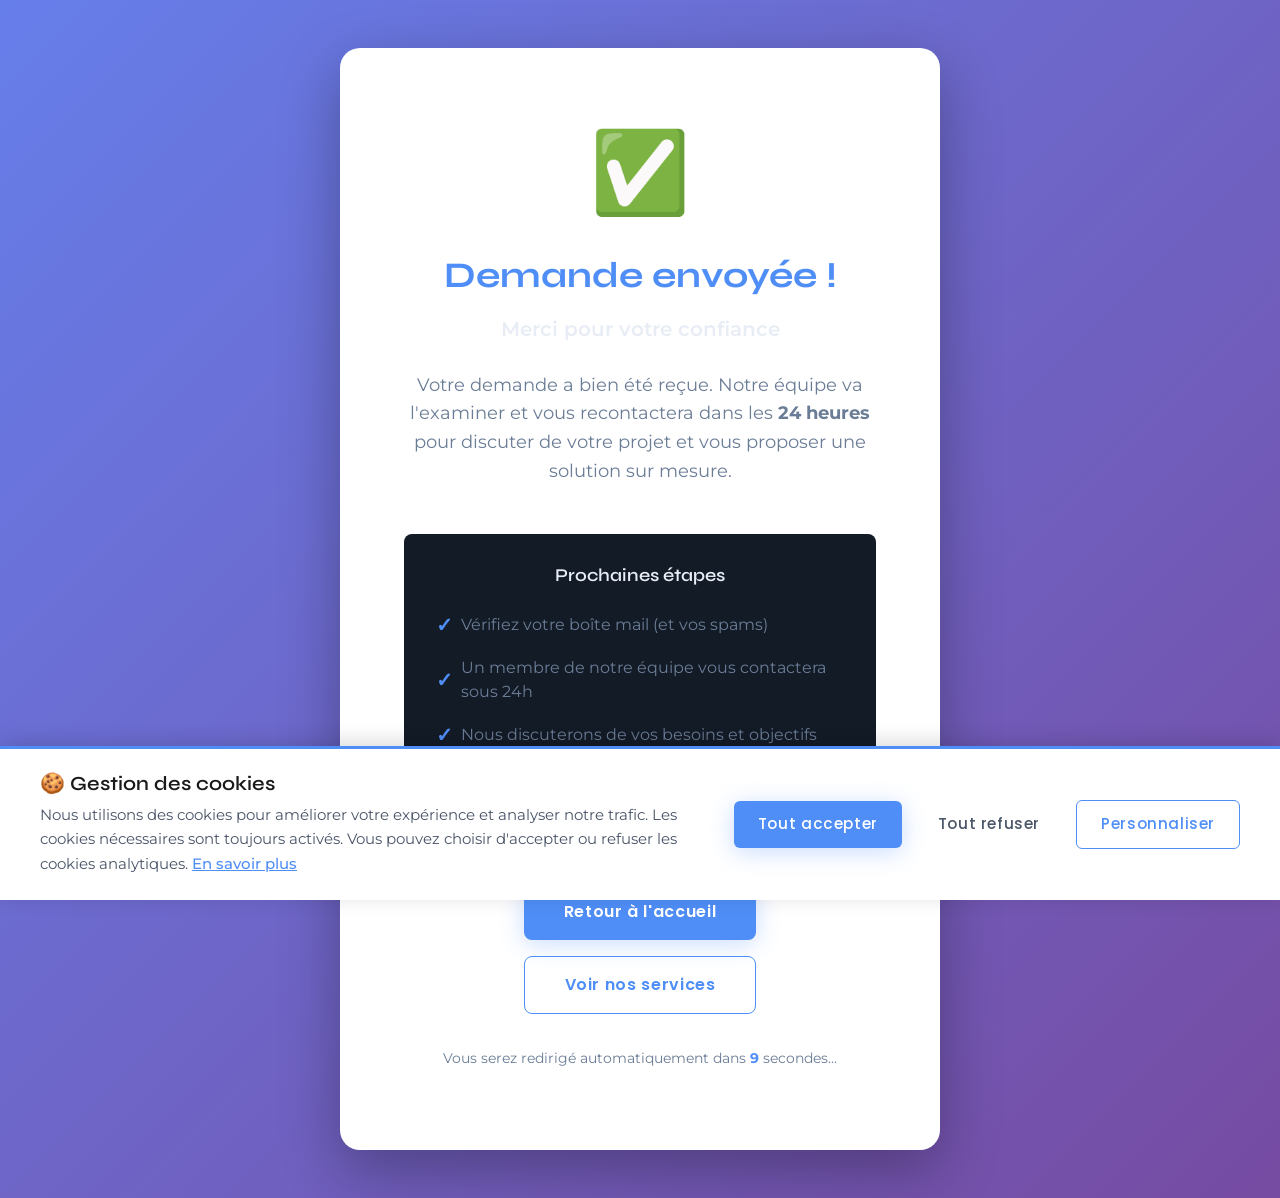
<file: FBRLabs/merci.html>
<!DOCTYPE html>
<html lang="fr">
<head>
  <meta charset="UTF-8">
  <meta name="viewport" content="width=device-width, initial-scale=1.0">
  <meta http-equiv="X-UA-Compatible" content="ie=edge">

  <title>Merci pour votre demande - FBR Labs</title>
  <meta name="description" content="Votre demande de devis a bien été envoyée. Nous vous recontacterons dans les plus brefs délais.">
  <meta name="robots" content="noindex, follow">

  <link rel="icon" type="image/png" sizes="32x32" href="/favicon-32x32.png">
  <link rel="icon" type="image/png" sizes="16x16" href="/favicon-16x16.png">
  <link rel="stylesheet" href="assets/css/main.css">
  <link rel="stylesheet" href="assets/css/cookies.css">
  <link rel="stylesheet" href="assets/css/theme-fbrlabs.css">

  <style>
    .thank-you-section {
      min-height: 100vh;
      display: flex;
      align-items: center;
      justify-content: center;
      padding: var(--spacing-2xl) var(--spacing-lg);
      background: linear-gradient(135deg, #667eea 0%, #764ba2 100%);
    }

    .thank-you-card {
      max-width: 600px;
      width: 100%;
      background: white;
      border-radius: var(--radius-xl);
      padding: var(--spacing-3xl);
      text-align: center;
      box-shadow: 0 20px 60px rgba(0, 0, 0, 0.3);
      animation: slideUp 0.6s ease-out;
    }

    @keyframes slideUp {
      from {
        opacity: 0;
        transform: translateY(30px);
      }
      to {
        opacity: 1;
        transform: translateY(0);
      }
    }

    .thank-you-icon {
      font-size: 80px;
      margin-bottom: var(--spacing-lg);
      animation: bounce 1s ease-in-out;
    }

    @keyframes bounce {
      0%, 20%, 50%, 80%, 100% {
        transform: translateY(0);
      }
      40% {
        transform: translateY(-20px);
      }
      60% {
        transform: translateY(-10px);
      }
    }

    .thank-you-title {
      font-size: var(--font-size-4xl);
      font-weight: var(--font-weight-bold);
      color: var(--color-primary);
      margin-bottom: var(--spacing-md);
    }

    .thank-you-subtitle {
      font-size: var(--font-size-xl);
      color: var(--color-text-primary);
      margin-bottom: var(--spacing-lg);
      font-weight: var(--font-weight-semibold);
    }

    .thank-you-message {
      font-size: var(--font-size-lg);
      color: var(--color-text-secondary);
      line-height: 1.6;
      margin-bottom: var(--spacing-2xl);
    }

    .thank-you-info {
      background: var(--color-gray-100);
      padding: var(--spacing-xl);
      border-radius: var(--radius-md);
      margin-bottom: var(--spacing-2xl);
    }

    .thank-you-info-title {
      font-size: var(--font-size-lg);
      font-weight: var(--font-weight-semibold);
      color: var(--color-text-primary);
      margin-bottom: var(--spacing-md);
    }

    .thank-you-info-list {
      list-style: none;
      padding: 0;
      margin: 0;
      text-align: left;
    }

    .thank-you-info-list li {
      display: flex;
      align-items: center;
      gap: var(--spacing-sm);
      padding: var(--spacing-sm) 0;
      color: var(--color-text-secondary);
      font-size: var(--font-size-base);
    }

    .thank-you-info-list li:before {
      content: '✓';
      color: var(--color-primary);
      font-weight: bold;
      font-size: var(--font-size-xl);
    }

    .thank-you-actions {
      display: flex;
      gap: var(--spacing-md);
      justify-content: center;
      flex-wrap: wrap;
    }

    .redirect-message {
      margin-top: var(--spacing-xl);
      font-size: var(--font-size-sm);
      color: var(--color-text-secondary);
    }

    .countdown {
      font-weight: var(--font-weight-bold);
      color: var(--color-primary);
    }

    @media (max-width: 768px) {
      .thank-you-card {
        padding: var(--spacing-2xl) var(--spacing-lg);
      }

      .thank-you-icon {
        font-size: 60px;
      }

      .thank-you-title {
        font-size: var(--font-size-3xl);
      }

      .thank-you-subtitle {
        font-size: var(--font-size-lg);
      }

      .thank-you-actions {
        flex-direction: column;
      }

      .thank-you-actions .btn {
        width: 100%;
      }
    }
  </style>
</head>
<body>

  <main class="thank-you-section">
    <div class="thank-you-card">
      <div class="thank-you-icon">✅</div>

      <h1 class="thank-you-title">Demande envoyée !</h1>

      <p class="thank-you-subtitle">Merci pour votre confiance</p>

      <p class="thank-you-message">
        Votre demande a bien été reçue. Notre équipe va l'examiner
        et vous recontactera dans les <strong>24 heures</strong> pour discuter
        de votre projet et vous proposer une solution sur mesure.
      </p>

      <div class="thank-you-info">
        <h2 class="thank-you-info-title">Prochaines étapes</h2>
        <ul class="thank-you-info-list">
          <li>Vérifiez votre boîte mail (et vos spams)</li>
          <li>Un membre de notre équipe vous contactera sous 24h</li>
          <li>Nous discuterons de vos besoins et objectifs</li>
          <li>Vous recevrez un devis détaillé personnalisé</li>
        </ul>
      </div>

      <div class="thank-you-actions">
        <a href="index.html" class="btn btn-primary btn-lg">Retour à l'accueil</a>
        <a href="index.html#services" class="btn btn-outline btn-lg">Voir nos services</a>
      </div>

      <p class="redirect-message">
        Vous serez redirigé automatiquement dans <span id="countdown" class="countdown">10</span> secondes...
      </p>
    </div>
  </main>

  <!-- JavaScript -->
  <script src="assets/js/cookies.js" type="module"></script>

  <script>
    // Countdown redirect
    let seconds = 10;
    const countdownElement = document.getElementById('countdown');

    const countdown = setInterval(() => {
      seconds--;
      countdownElement.textContent = seconds;

      if (seconds <= 0) {
        clearInterval(countdown);
        window.location.href = 'index.html';
      }
    }, 1000);

    // Track conversion in Google Analytics if configured
    if (window.gtag) {
      gtag('event', 'conversion', {
        'event_category': 'form',
        'event_label': 'Contact Form Submission',
        'value': 1
      });
    }

    // Track conversion event for analytics
    if (window.dataLayer) {
      window.dataLayer.push({
        'event': 'form_submission',
        'form_type': 'contact',
        'form_name': 'Demande de devis'
      });
    }
  </script>
</body>
</html>
</file>
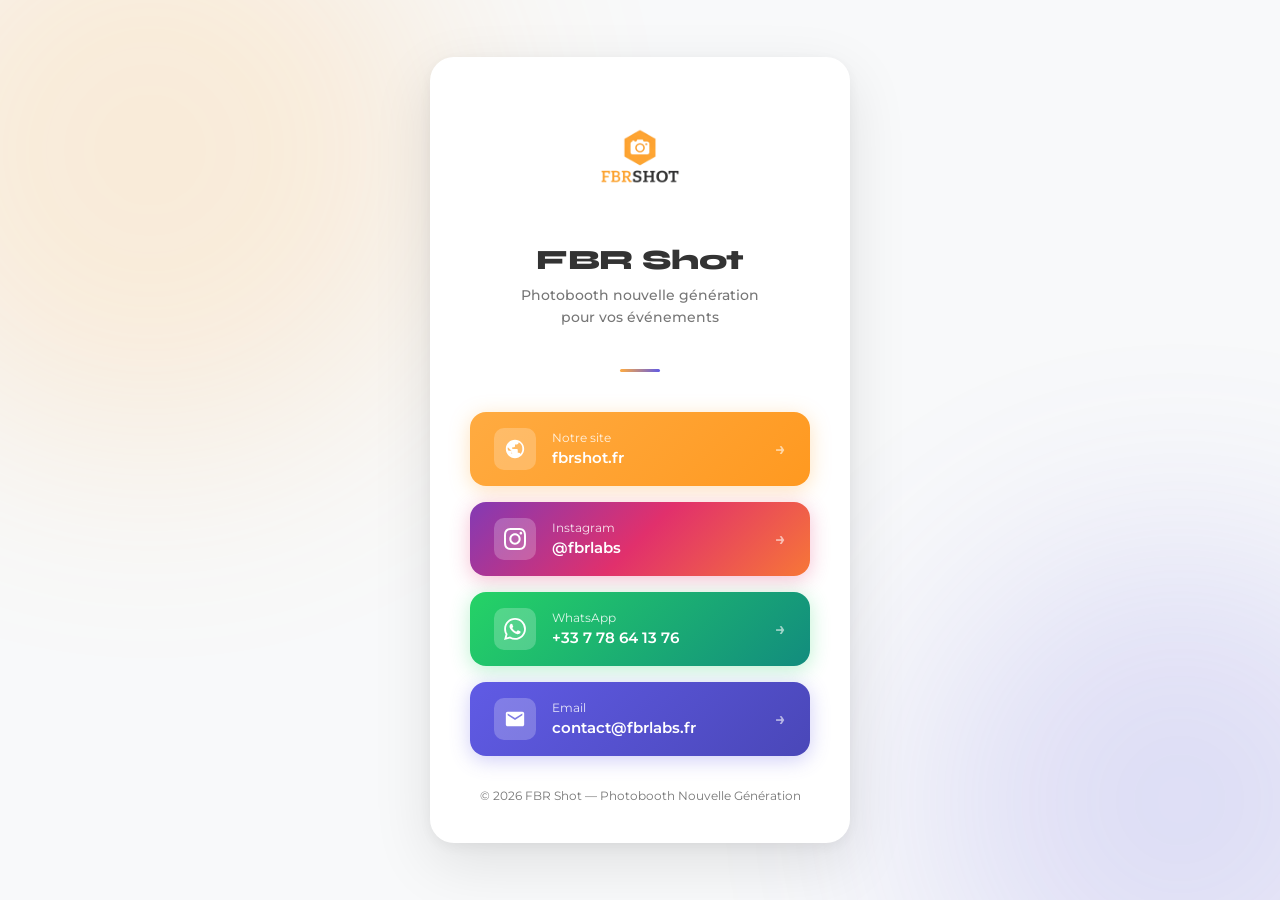
<file: FBRShot/links.html>
<!DOCTYPE html>
<html lang="fr">
<head>
  <meta charset="UTF-8">
  <meta name="viewport" content="width=device-width, initial-scale=1.0">
  <title>FBR Shot — Nous contacter</title>
  <meta name="description" content="Retrouvez FBR Shot sur tous nos canaux : site web, Instagram, WhatsApp et email.">
  <link rel="canonical" href="https://www.fbrshot.fr/links.html">
  <link rel="icon" type="image/png" sizes="32x32" href="/favicon-32x32.png">
  <link rel="preconnect" href="https://fonts.googleapis.com">
  <link rel="preconnect" href="https://fonts.gstatic.com" crossorigin>
  <link href="https://fonts.googleapis.com/css2?family=Syne:wght@700;800&family=Montserrat:wght@400;500;600&display=swap" rel="stylesheet">

  <style>
    *, *::before, *::after { box-sizing: border-box; margin: 0; padding: 0; }

    :root {
      --primary:   #FFAB41;
      --primary-d: #FF9920;
      --secondary: #605BE5;
      --sec-d:     #4A47B8;
      --white:     #FFFFFF;
      --gray-100:  #F8F9FA;
      --gray-200:  #E9ECEF;
      --text:      #333333;
      --text-muted:#777777;
      --radius:    1rem;
      --transition:300ms ease;
    }

    body {
      min-height: 100dvh;
      display: flex;
      align-items: center;
      justify-content: center;
      font-family: 'Montserrat', sans-serif;
      background: var(--gray-100);
      padding: 2rem 1.25rem;
      position: relative;
      overflow-x: hidden;
    }

    /* Subtle ambient blobs */
    body::before,
    body::after {
      content: '';
      position: fixed;
      border-radius: 50%;
      filter: blur(120px);
      opacity: 0.18;
      pointer-events: none;
      z-index: 0;
    }
    body::before {
      width: 600px; height: 600px;
      top: -150px; left: -150px;
      background: var(--primary);
    }
    body::after {
      width: 500px; height: 500px;
      bottom: -150px; right: -150px;
      background: var(--secondary);
    }

    .card {
      position: relative;
      z-index: 1;
      background: var(--white);
      border-radius: 1.5rem;
      box-shadow: 0 20px 60px rgba(0,0,0,0.10), 0 4px 16px rgba(0,0,0,0.06);
      padding: 3rem 2.5rem 2.5rem;
      width: 100%;
      max-width: 420px;
      text-align: center;
    }

    /* Logo */
    .logo {
      width: 110px;
      height: auto;
      margin-bottom: 1.5rem;
    }

    /* Heading */
    .brand-name {
      font-family: 'Syne', sans-serif;
      font-weight: 800;
      font-size: 1.75rem;
      color: var(--text);
      letter-spacing: -0.02em;
      margin-bottom: 0.5rem;
    }

    .brand-tagline {
      font-size: 0.9rem;
      color: var(--text-muted);
      font-weight: 500;
      margin-bottom: 2.5rem;
      line-height: 1.5;
    }

    /* Divider */
    .divider {
      width: 40px;
      height: 3px;
      border-radius: 99px;
      background: linear-gradient(90deg, var(--primary), var(--secondary));
      margin: 0 auto 2.5rem;
    }

    /* Buttons list */
    .links {
      display: flex;
      flex-direction: column;
      gap: 1rem;
    }

    .link-btn {
      display: flex;
      align-items: center;
      gap: 1rem;
      padding: 1rem 1.5rem;
      border-radius: var(--radius);
      text-decoration: none;
      font-family: 'Montserrat', sans-serif;
      font-weight: 600;
      font-size: 0.95rem;
      transition: transform var(--transition), box-shadow var(--transition), filter var(--transition);
      position: relative;
      overflow: hidden;
    }

    .link-btn::after {
      content: '';
      position: absolute;
      inset: 0;
      background: rgba(255,255,255,0.12);
      opacity: 0;
      transition: opacity var(--transition);
    }

    .link-btn:hover {
      transform: translateY(-3px);
      box-shadow: 0 12px 32px rgba(0,0,0,0.18);
    }
    .link-btn:hover::after { opacity: 1; }
    .link-btn:active { transform: translateY(0); }

    .link-icon {
      width: 42px;
      height: 42px;
      border-radius: 0.625rem;
      background: rgba(255,255,255,0.22);
      display: flex;
      align-items: center;
      justify-content: center;
      flex-shrink: 0;
      font-size: 1.25rem;
      line-height: 1;
    }

    .link-label {
      flex: 1;
      text-align: left;
    }
    .link-label span {
      display: block;
      font-size: 0.75rem;
      font-weight: 400;
      opacity: 0.85;
      margin-bottom: 0.15rem;
    }

    .link-arrow {
      opacity: 0.6;
      font-size: 1.1rem;
      margin-left: auto;
    }

    /* --- Button themes --- */
    .btn-website {
      background: linear-gradient(135deg, var(--primary) 0%, var(--primary-d) 100%);
      color: #fff;
      box-shadow: 0 4px 20px rgba(255,171,65,0.35);
    }

    .btn-instagram {
      background: linear-gradient(135deg, #833AB4 0%, #E1306C 50%, #F77737 100%);
      color: #fff;
      box-shadow: 0 4px 20px rgba(225,48,108,0.30);
    }

    .btn-whatsapp {
      background: linear-gradient(135deg, #25D366 0%, #128C7E 100%);
      color: #fff;
      box-shadow: 0 4px 20px rgba(37,211,102,0.30);
    }

    .btn-email {
      background: linear-gradient(135deg, var(--secondary) 0%, var(--sec-d) 100%);
      color: #fff;
      box-shadow: 0 4px 20px rgba(96,91,229,0.30);
    }

    /* Footer mention */
    .card-footer {
      margin-top: 2rem;
      font-size: 0.75rem;
      color: var(--text-muted);
    }

    /* SVG icons inline */
    .icon-svg {
      width: 22px;
      height: 22px;
      fill: currentColor;
    }

    @media (max-width: 480px) {
      .card { padding: 2.5rem 1.5rem 2rem; }
    }
  </style>
</head>
<body>

  <div class="card">
    <img src="assets/images/gallery/logofbr.png" alt="FBR Shot" class="logo" onerror="this.style.display='none'">

    <h1 class="brand-name">FBR Shot</h1>
    <p class="brand-tagline">Photobooth nouvelle génération<br>pour vos événements</p>
    <div class="divider"></div>

    <nav class="links" aria-label="Liens FBR Shot">

      <!-- Site web -->
      <a href="https://fbrshot.fr" target="_blank" rel="noopener noreferrer" class="link-btn btn-website" aria-label="Visiter fbrshot.fr">
        <span class="link-icon">
          <svg class="icon-svg" viewBox="0 0 24 24" xmlns="http://www.w3.org/2000/svg">
            <path d="M12 2C6.477 2 2 6.477 2 12s4.477 10 10 10 10-4.477 10-10S17.523 2 12 2zm-1 17.93V18c0-.55-.45-1-1-1H8v-2c0-.55-.45-1-1-1H5.07A8.02 8.02 0 014 12c0-.68.09-1.34.24-1.98L8 14v1c0 1.1.9 2 2 2v1.93zM17.9 17.4A1.99 1.99 0 0016 16h-1v-3c0-.55-.45-1-1-1H9v-2h2c.55 0 1-.45 1-1V7h2c1.1 0 2-.9 2-2v-.41A7.98 7.98 0 0120 12c0 2.08-.8 3.97-2.1 5.4z"/>
          </svg>
        </span>
        <span class="link-label">
          <span>Notre site</span>
          fbrshot.fr
        </span>
        <span class="link-arrow">→</span>
      </a>

      <!-- Instagram -->
      <a href="https://www.instagram.com/fbrlabs/" target="_blank" rel="noopener noreferrer" class="link-btn btn-instagram" aria-label="Instagram FBR Labs">
        <span class="link-icon">
          <svg class="icon-svg" viewBox="0 0 24 24" xmlns="http://www.w3.org/2000/svg">
            <path d="M12 2.163c3.204 0 3.584.012 4.85.07 3.252.148 4.771 1.691 4.919 4.919.058 1.265.069 1.645.069 4.849 0 3.205-.012 3.584-.069 4.849-.149 3.225-1.664 4.771-4.919 4.919-1.266.058-1.644.07-4.85.07-3.204 0-3.584-.012-4.849-.07-3.26-.149-4.771-1.699-4.919-4.92-.058-1.265-.07-1.644-.07-4.849 0-3.204.013-3.583.07-4.849.149-3.227 1.664-4.771 4.919-4.919 1.266-.057 1.645-.069 4.849-.069zm0-2.163c-3.259 0-3.667.014-4.947.072-4.358.2-6.78 2.618-6.98 6.98-.059 1.281-.073 1.689-.073 4.948 0 3.259.014 3.668.072 4.948.2 4.358 2.618 6.78 6.98 6.98 1.281.058 1.689.072 4.948.072 3.259 0 3.668-.014 4.948-.072 4.354-.2 6.782-2.618 6.979-6.98.059-1.28.073-1.689.073-4.948 0-3.259-.014-3.667-.072-4.947-.196-4.354-2.617-6.78-6.979-6.98-1.281-.059-1.69-.073-4.949-.073zm0 5.838c-3.403 0-6.162 2.759-6.162 6.162S8.597 18.163 12 18.163s6.162-2.759 6.162-6.162S15.403 5.838 12 5.838zm0 10.162c-2.209 0-4-1.79-4-4 0-2.209 1.791-4 4-4s4 1.791 4 4c0 2.21-1.791 4-4 4zm6.406-11.845c-.796 0-1.441.645-1.441 1.44s.645 1.44 1.441 1.44c.795 0 1.439-.645 1.439-1.44s-.644-1.44-1.439-1.44z"/>
          </svg>
        </span>
        <span class="link-label">
          <span>Instagram</span>
          @fbrlabs
        </span>
        <span class="link-arrow">→</span>
      </a>

      <!-- WhatsApp -->
      <a href="https://wa.me/33778641376" target="_blank" rel="noopener noreferrer" class="link-btn btn-whatsapp" aria-label="Nous écrire sur WhatsApp">
        <span class="link-icon">
          <svg class="icon-svg" viewBox="0 0 24 24" xmlns="http://www.w3.org/2000/svg">
            <path d="M17.472 14.382c-.297-.149-1.758-.867-2.03-.967-.273-.099-.471-.148-.67.15-.197.297-.767.966-.94 1.164-.173.199-.347.223-.644.075-.297-.15-1.255-.463-2.39-1.475-.883-.788-1.48-1.761-1.653-2.059-.173-.297-.018-.458.13-.606.134-.133.298-.347.446-.52.149-.174.198-.298.298-.497.099-.198.05-.371-.025-.52-.075-.149-.669-1.612-.916-2.207-.242-.579-.487-.5-.669-.51-.173-.008-.371-.01-.57-.01-.198 0-.52.074-.792.372-.272.297-1.04 1.016-1.04 2.479 0 1.462 1.065 2.875 1.213 3.074.149.198 2.096 3.2 5.077 4.487.709.306 1.262.489 1.694.625.712.227 1.36.195 1.871.118.571-.085 1.758-.719 2.006-1.413.248-.694.248-1.289.173-1.413-.074-.124-.272-.198-.57-.347m-5.421 7.403h-.004a9.87 9.87 0 01-5.031-1.378l-.361-.214-3.741.982.998-3.648-.235-.374a9.86 9.86 0 01-1.51-5.26c.001-5.45 4.436-9.884 9.888-9.884 2.64 0 5.122 1.03 6.988 2.898a9.825 9.825 0 012.893 6.994c-.003 5.45-4.437 9.884-9.885 9.884m8.413-18.297A11.815 11.815 0 0012.05 0C5.495 0 .16 5.335.157 11.892c0 2.096.547 4.142 1.588 5.945L.057 24l6.305-1.654a11.882 11.882 0 005.683 1.448h.005c6.554 0 11.89-5.335 11.893-11.893a11.821 11.821 0 00-3.48-8.413z"/>
          </svg>
        </span>
        <span class="link-label">
          <span>WhatsApp</span>
          +33 7 78 64 13 76
        </span>
        <span class="link-arrow">→</span>
      </a>

      <!-- Email -->
      <a href="mailto:contact@fbrlabs.fr" class="link-btn btn-email" aria-label="Envoyer un email">
        <span class="link-icon">
          <svg class="icon-svg" viewBox="0 0 24 24" xmlns="http://www.w3.org/2000/svg">
            <path d="M20 4H4c-1.1 0-2 .9-2 2v12c0 1.1.9 2 2 2h16c1.1 0 2-.9 2-2V6c0-1.1-.9-2-2-2zm0 4l-8 5-8-5V6l8 5 8-5v2z"/>
          </svg>
        </span>
        <span class="link-label">
          <span>Email</span>
          contact@fbrlabs.fr
        </span>
        <span class="link-arrow">→</span>
      </a>

    </nav>

    <p class="card-footer">© 2026 FBR Shot — Photobooth Nouvelle Génération</p>
  </div>

</body>
</html>
</file>
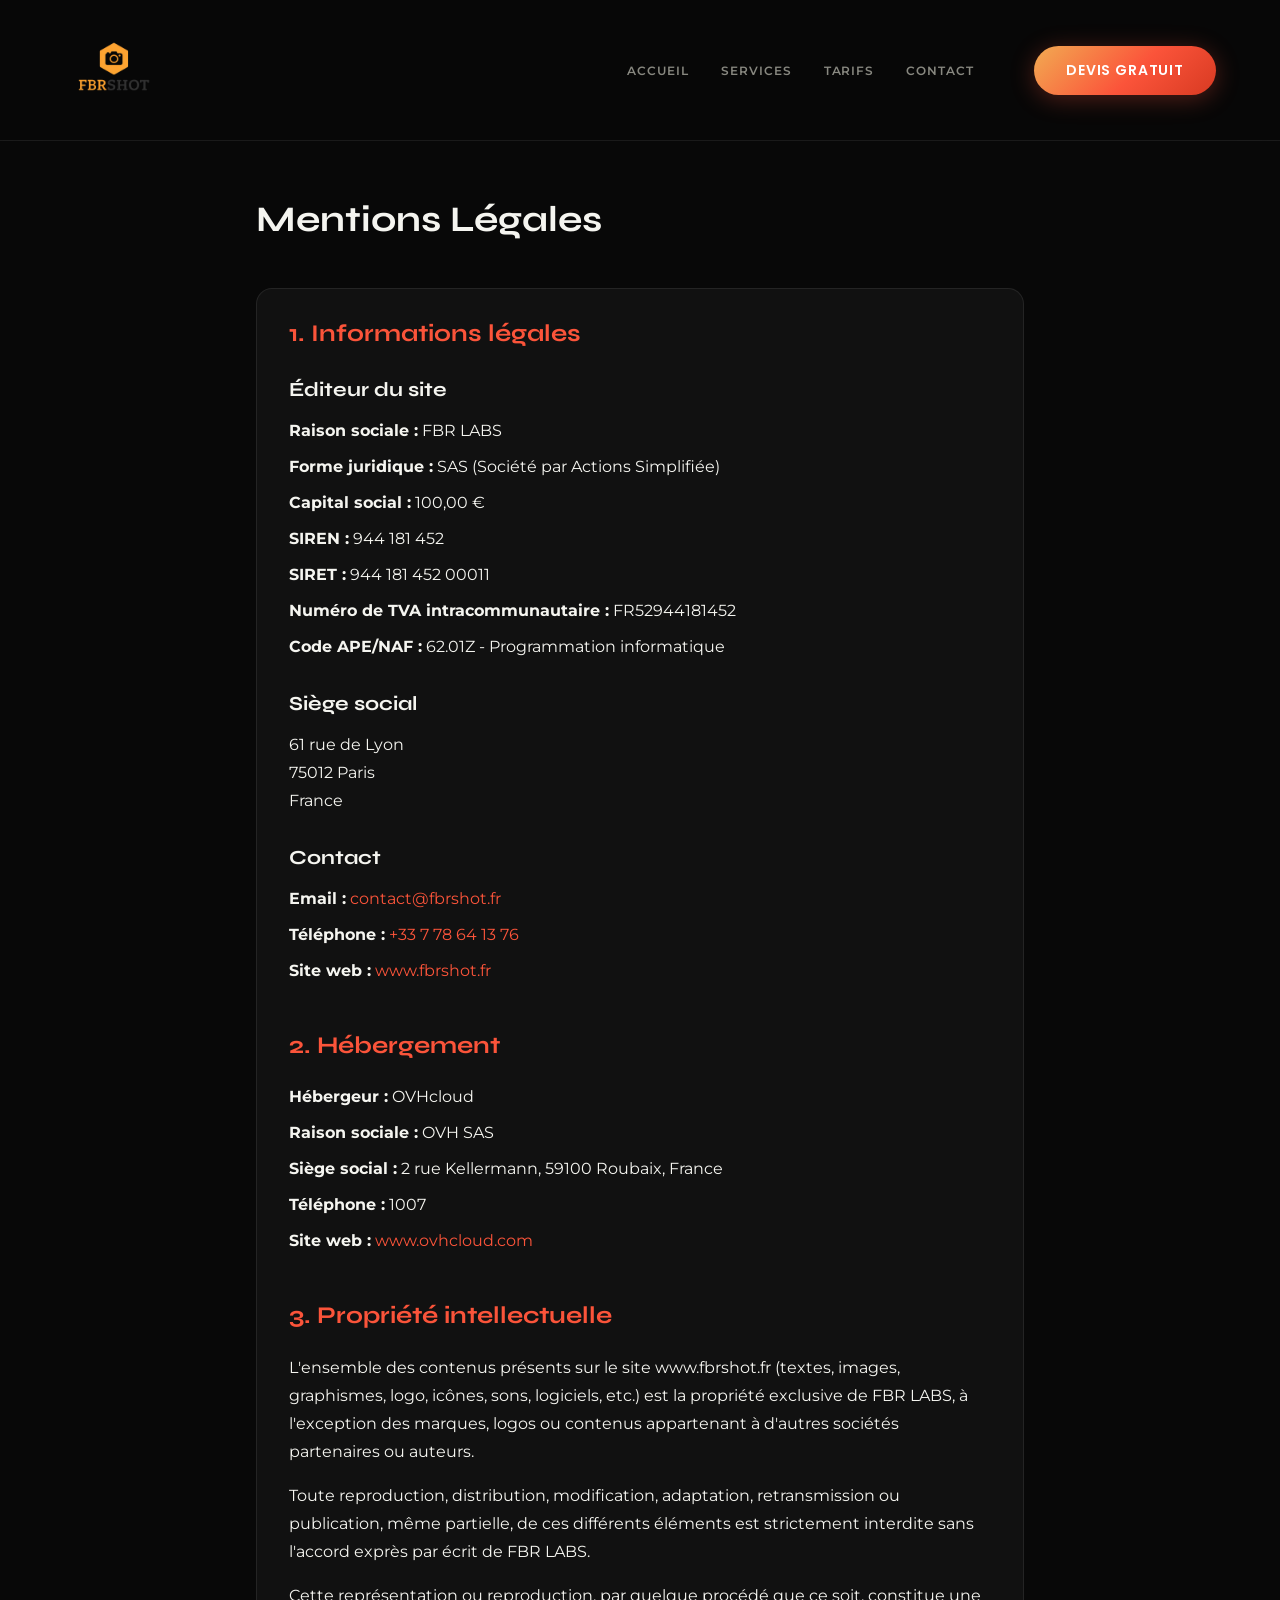
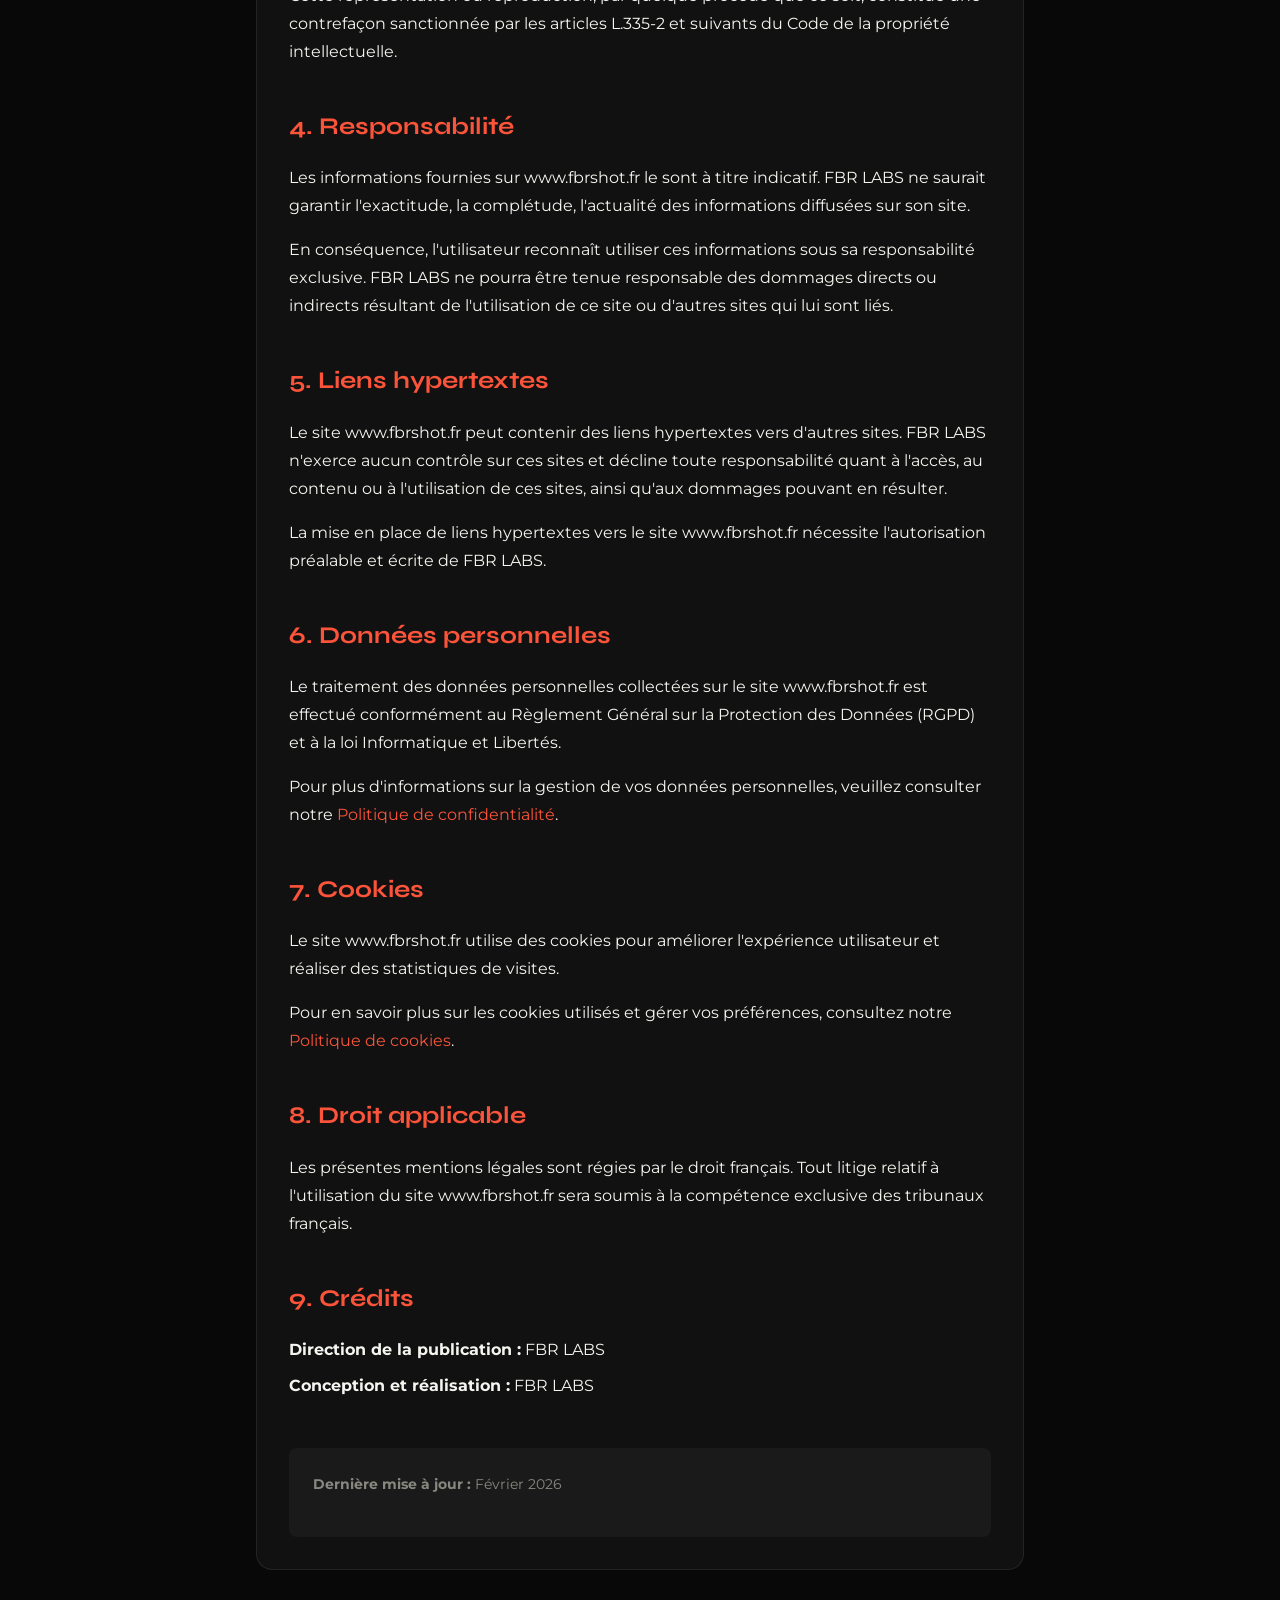
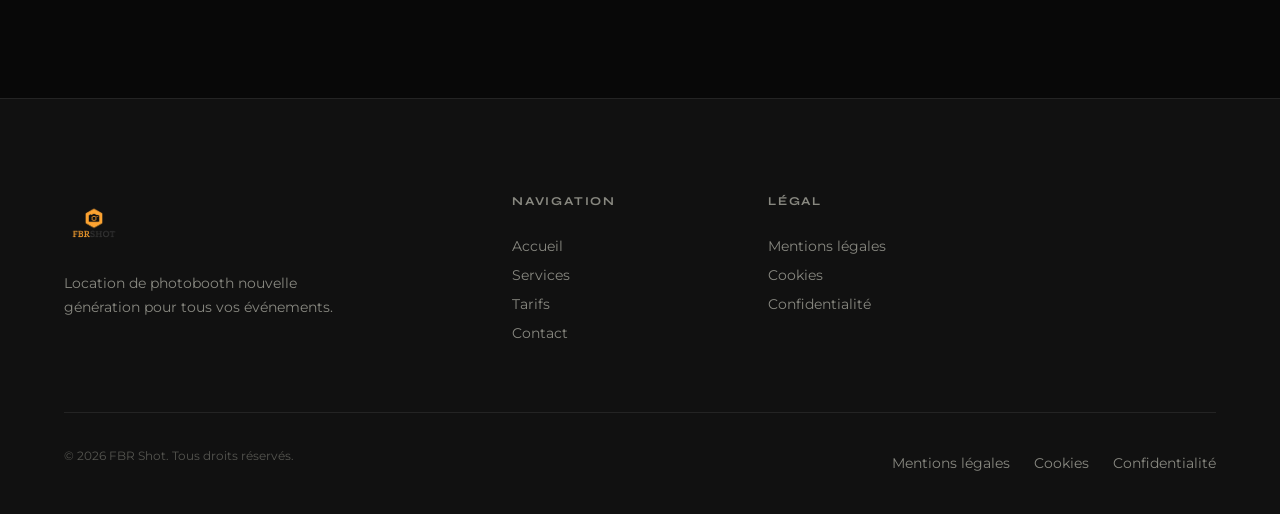
<file: FBRShot/mentions-legales.html>
<!DOCTYPE html>
<html lang="fr">
<head>
  <meta charset="UTF-8">
  <meta name="viewport" content="width=device-width, initial-scale=1.0">
  <meta http-equiv="X-UA-Compatible" content="ie=edge">

  <title>Mentions Légales - FBR Shot</title>
  <meta name="description" content="Mentions légales de FBR Shot - Location de photobooth professionnels.">
  <meta name="robots" content="noindex, follow">

  <link rel="icon" type="image/png" sizes="32x32" href="/favicon-32x32.png">
  <link rel="icon" type="image/png" sizes="16x16" href="/favicon-16x16.png">
  <link rel="stylesheet" href="assets/css/main.css">
</head>
<body>

  <!-- Header Navigation -->
  <header class="header" id="header">
    <div class="header-container">
      <a href="index.html" class="header-logo" aria-label="FBR Shot - Accueil">
        <img src="assets/images/gallery/logofbr.png" alt="FBR Shot Logo" style="height: 100px; width: auto;">
      </a>

      <nav class="nav" id="nav">
        <ul class="nav-list">
          <li><a href="index.html#accueil" class="nav-link">Accueil</a></li>
          <li><a href="index.html#services" class="nav-link">Services</a></li>
          <li><a href="index.html#tarifs" class="nav-link">Tarifs</a></li>
          <li><a href="index.html#contact" class="nav-link">Contact</a></li>
        </ul>
        <a href="index.html#contact" class="btn btn-primary nav-cta">Devis Gratuit</a>
      </nav>

      <button class="nav-toggle" id="navToggle" aria-label="Toggle navigation" aria-expanded="false">
        <span class="nav-toggle-bar"></span>
        <span class="nav-toggle-bar"></span>
        <span class="nav-toggle-bar"></span>
      </button>
    </div>
    <div class="nav-overlay" id="navOverlay"></div>
  </header>

  <main>
    <section class="section" style="padding-top: 200px;">
      <div class="container">
        <div class="max-w-3xl mx-auto">
          <h1 style="font-size: var(--font-size-4xl); margin-bottom: var(--spacing-2xl);">Mentions Légales</h1>

          <div class="card">
            <div class="card-body">
              <h2 style="font-size: var(--font-size-2xl); margin-bottom: var(--spacing-lg); color: var(--color-primary);">1. Informations légales</h2>

              <h3 style="font-size: var(--font-size-xl); margin-bottom: var(--spacing-md); margin-top: var(--spacing-xl);">Éditeur du site</h3>
              <p style="margin-bottom: var(--spacing-sm);"><strong>Raison sociale :</strong> FBR LABS</p>
              <p style="margin-bottom: var(--spacing-sm);"><strong>Forme juridique :</strong> SAS (Société par Actions Simplifiée)</p>
              <p style="margin-bottom: var(--spacing-sm);"><strong>Capital social :</strong> 100,00 €</p>
              <p style="margin-bottom: var(--spacing-sm);"><strong>SIREN :</strong> 944 181 452</p>
              <p style="margin-bottom: var(--spacing-sm);"><strong>SIRET :</strong> 944 181 452 00011</p>
              <p style="margin-bottom: var(--spacing-sm);"><strong>Numéro de TVA intracommunautaire :</strong> FR52944181452</p>
              <p style="margin-bottom: var(--spacing-sm);"><strong>Code APE/NAF :</strong> 62.01Z - Programmation informatique</p>

              <h3 style="font-size: var(--font-size-xl); margin-bottom: var(--spacing-md); margin-top: var(--spacing-xl);">Siège social</h3>
              <p style="margin-bottom: var(--spacing-sm);">61 rue de Lyon<br>75012 Paris<br>France</p>

              <h3 style="font-size: var(--font-size-xl); margin-bottom: var(--spacing-md); margin-top: var(--spacing-xl);">Contact</h3>
              <p style="margin-bottom: var(--spacing-sm);"><strong>Email :</strong> <a href="mailto:contact@fbrshot.fr" style="color: var(--color-primary);">contact@fbrshot.fr</a></p>
              <p style="margin-bottom: var(--spacing-sm);"><strong>Téléphone :</strong> <a href="tel:+33778641376" style="color: var(--color-primary);">+33 7 78 64 13 76</a></p>
              <p style="margin-bottom: var(--spacing-sm);"><strong>Site web :</strong> <a href="https://www.fbrshot.fr" style="color: var(--color-primary);">www.fbrshot.fr</a></p>

              <h2 style="font-size: var(--font-size-2xl); margin-bottom: var(--spacing-lg); margin-top: var(--spacing-2xl); color: var(--color-primary);">2. Hébergement</h2>
              <p style="margin-bottom: var(--spacing-sm);"><strong>Hébergeur :</strong> OVHcloud</p>
              <p style="margin-bottom: var(--spacing-sm);"><strong>Raison sociale :</strong> OVH SAS</p>
              <p style="margin-bottom: var(--spacing-sm);"><strong>Siège social :</strong> 2 rue Kellermann, 59100 Roubaix, France</p>
              <p style="margin-bottom: var(--spacing-sm);"><strong>Téléphone :</strong> 1007</p>
              <p style="margin-bottom: var(--spacing-sm);"><strong>Site web :</strong> <a href="https://www.ovhcloud.com" style="color: var(--color-primary);" target="_blank" rel="noopener">www.ovhcloud.com</a></p>

              <h2 style="font-size: var(--font-size-2xl); margin-bottom: var(--spacing-lg); margin-top: var(--spacing-2xl); color: var(--color-primary);">3. Propriété intellectuelle</h2>
              <p style="margin-bottom: var(--spacing-md);">L'ensemble des contenus présents sur le site www.fbrshot.fr (textes, images, graphismes, logo, icônes, sons, logiciels, etc.) est la propriété exclusive de FBR LABS, à l'exception des marques, logos ou contenus appartenant à d'autres sociétés partenaires ou auteurs.</p>
              <p style="margin-bottom: var(--spacing-md);">Toute reproduction, distribution, modification, adaptation, retransmission ou publication, même partielle, de ces différents éléments est strictement interdite sans l'accord exprès par écrit de FBR LABS.</p>
              <p style="margin-bottom: var(--spacing-md);">Cette représentation ou reproduction, par quelque procédé que ce soit, constitue une contrefaçon sanctionnée par les articles L.335-2 et suivants du Code de la propriété intellectuelle.</p>

              <h2 style="font-size: var(--font-size-2xl); margin-bottom: var(--spacing-lg); margin-top: var(--spacing-2xl); color: var(--color-primary);">4. Responsabilité</h2>
              <p style="margin-bottom: var(--spacing-md);">Les informations fournies sur www.fbrshot.fr le sont à titre indicatif. FBR LABS ne saurait garantir l'exactitude, la complétude, l'actualité des informations diffusées sur son site.</p>
              <p style="margin-bottom: var(--spacing-md);">En conséquence, l'utilisateur reconnaît utiliser ces informations sous sa responsabilité exclusive. FBR LABS ne pourra être tenue responsable des dommages directs ou indirects résultant de l'utilisation de ce site ou d'autres sites qui lui sont liés.</p>

              <h2 style="font-size: var(--font-size-2xl); margin-bottom: var(--spacing-lg); margin-top: var(--spacing-2xl); color: var(--color-primary);">5. Liens hypertextes</h2>
              <p style="margin-bottom: var(--spacing-md);">Le site www.fbrshot.fr peut contenir des liens hypertextes vers d'autres sites. FBR LABS n'exerce aucun contrôle sur ces sites et décline toute responsabilité quant à l'accès, au contenu ou à l'utilisation de ces sites, ainsi qu'aux dommages pouvant en résulter.</p>
              <p style="margin-bottom: var(--spacing-md);">La mise en place de liens hypertextes vers le site www.fbrshot.fr nécessite l'autorisation préalable et écrite de FBR LABS.</p>

              <h2 style="font-size: var(--font-size-2xl); margin-bottom: var(--spacing-lg); margin-top: var(--spacing-2xl); color: var(--color-primary);">6. Données personnelles</h2>
              <p style="margin-bottom: var(--spacing-md);">Le traitement des données personnelles collectées sur le site www.fbrshot.fr est effectué conformément au Règlement Général sur la Protection des Données (RGPD) et à la loi Informatique et Libertés.</p>
              <p style="margin-bottom: var(--spacing-md);">Pour plus d'informations sur la gestion de vos données personnelles, veuillez consulter notre <a href="politique-confidentialite.html" style="color: var(--color-primary);">Politique de confidentialité</a>.</p>

              <h2 style="font-size: var(--font-size-2xl); margin-bottom: var(--spacing-lg); margin-top: var(--spacing-2xl); color: var(--color-primary);">7. Cookies</h2>
              <p style="margin-bottom: var(--spacing-md);">Le site www.fbrshot.fr utilise des cookies pour améliorer l'expérience utilisateur et réaliser des statistiques de visites.</p>
              <p style="margin-bottom: var(--spacing-md);">Pour en savoir plus sur les cookies utilisés et gérer vos préférences, consultez notre <a href="politique-cookies.html" style="color: var(--color-primary);">Politique de cookies</a>.</p>

              <h2 style="font-size: var(--font-size-2xl); margin-bottom: var(--spacing-lg); margin-top: var(--spacing-2xl); color: var(--color-primary);">8. Droit applicable</h2>
              <p style="margin-bottom: var(--spacing-md);">Les présentes mentions légales sont régies par le droit français. Tout litige relatif à l'utilisation du site www.fbrshot.fr sera soumis à la compétence exclusive des tribunaux français.</p>

              <h2 style="font-size: var(--font-size-2xl); margin-bottom: var(--spacing-lg); margin-top: var(--spacing-2xl); color: var(--color-primary);">9. Crédits</h2>
              <p style="margin-bottom: var(--spacing-sm);"><strong>Direction de la publication :</strong> FBR LABS</p>
              <p style="margin-bottom: var(--spacing-sm);"><strong>Conception et réalisation :</strong> FBR LABS</p>

              <div style="margin-top: var(--spacing-2xl); padding: var(--spacing-lg); background: var(--color-gray-100); border-radius: var(--radius-md);">
                <p style="font-size: var(--font-size-sm); color: var(--color-text-secondary);">
                  <strong>Dernière mise à jour :</strong> Février 2026
                </p>
              </div>
            </div>
          </div>
        </div>
      </div>
    </section>
  </main>

  <!-- Footer -->
  <footer class="footer">
    <div class="container">
      <div class="footer-content">
        <div class="footer-brand">
          <img src="assets/images/gallery/logofbr.png" alt="FBR Shot Logo" class="footer-logo" style="height: 60px; width: auto;">
          <p class="footer-description">
            Location de photobooth nouvelle génération pour tous vos événements.
          </p>
        </div>

        <div>
          <h4 class="footer-title">Navigation</h4>
          <ul class="footer-links">
            <li><a href="index.html#accueil" class="footer-link">Accueil</a></li>
            <li><a href="index.html#services" class="footer-link">Services</a></li>
            <li><a href="index.html#tarifs" class="footer-link">Tarifs</a></li>
            <li><a href="index.html#contact" class="footer-link">Contact</a></li>
          </ul>
        </div>

        <div>
          <h4 class="footer-title">Légal</h4>
          <ul class="footer-links">
            <li><a href="mentions-legales.html" class="footer-link">Mentions légales</a></li>
            <li><a href="politique-cookies.html" class="footer-link">Cookies</a></li>
            <li><a href="politique-confidentialite.html" class="footer-link">Confidentialité</a></li>
          </ul>
        </div>
      </div>

      <div class="footer-bottom">
        <p>&copy; 2026 FBR Shot. Tous droits réservés.</p>
        <div class="footer-bottom-links">
          <a href="mentions-legales.html" class="footer-link">Mentions légales</a>
          <a href="politique-cookies.html" class="footer-link">Cookies</a>
          <a href="politique-confidentialite.html" class="footer-link">Confidentialité</a>
        </div>
      </div>
    </div>
  </footer>

  <!-- Back to Top Button -->
  <button class="back-to-top" id="backToTop" aria-label="Retour en haut">↑</button>

  <!-- JavaScript -->
  <script src="assets/js/main.js" type="module"></script>
</body>
</html>
</file>
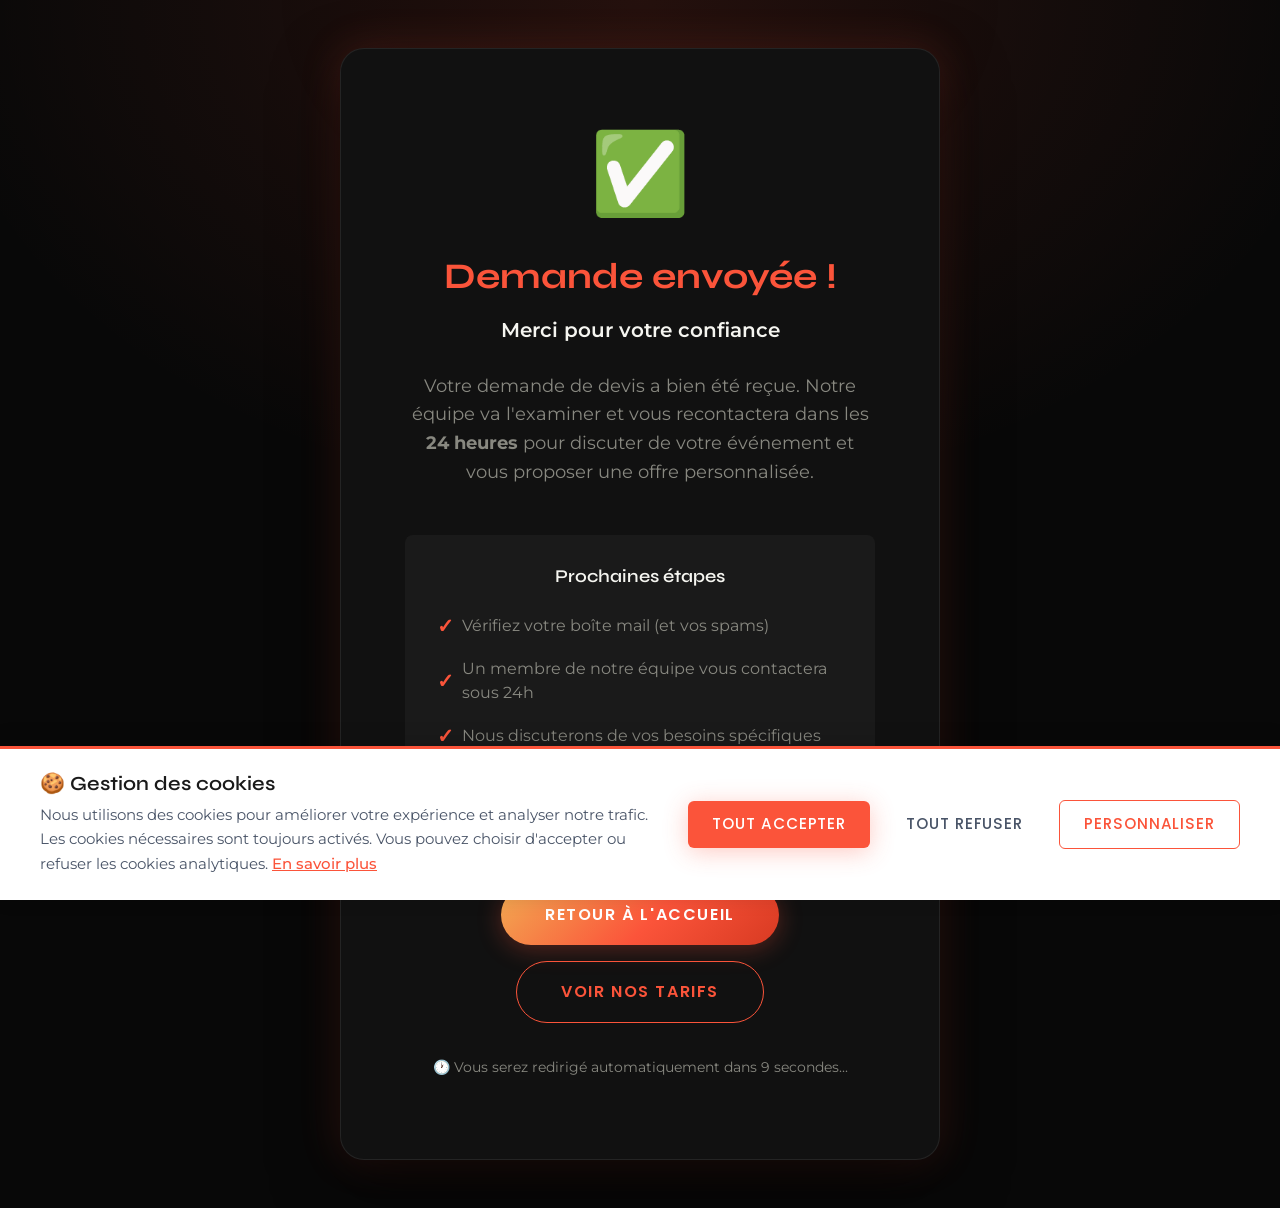
<file: FBRShot/merci.html>
<!DOCTYPE html>
<html lang="fr">
<head>
  <meta charset="UTF-8">
  <meta name="viewport" content="width=device-width, initial-scale=1.0">
  <meta http-equiv="X-UA-Compatible" content="ie=edge">
  <meta name="theme-color" content="#fb543a">

  <title>Merci pour votre demande - FBR Shot</title>
  <meta name="description" content="Votre demande de devis a bien été envoyée. Nous vous recontacterons dans les plus brefs délais.">
  <meta name="robots" content="noindex, follow">

  <link rel="icon" type="image/png" sizes="32x32" href="/favicon-32x32.png">
  <link rel="icon" type="image/png" sizes="16x16" href="/favicon-16x16.png">
  <link rel="stylesheet" href="assets/css/main.css">
  <link rel="stylesheet" href="assets/css/cookies.css">

  <style>
    .thank-you-section {
      min-height: 100vh;
      display: flex;
      align-items: center;
      justify-content: center;
      padding: var(--spacing-2xl) var(--spacing-lg);
      background:
        radial-gradient(ellipse 80% 60% at 50% 0%, rgba(251, 84, 58, 0.12) 0%, transparent 70%),
        var(--color-bg);
    }

    .thank-you-card {
      max-width: 600px;
      width: 100%;
      background: var(--color-surface);
      border: 1px solid var(--color-border);
      border-radius: var(--radius-xl);
      padding: var(--spacing-3xl);
      text-align: center;
      box-shadow: var(--shadow-xl), var(--shadow-gold);
      animation: slideUp 0.6s ease-out;
    }

    @keyframes slideUp {
      from {
        opacity: 0;
        transform: translateY(30px);
      }
      to {
        opacity: 1;
        transform: translateY(0);
      }
    }

    .thank-you-icon {
      font-size: 80px;
      margin-bottom: var(--spacing-lg);
      animation: bounce 1s ease-in-out;
    }

    @keyframes bounce {
      0%, 20%, 50%, 80%, 100% {
        transform: translateY(0);
      }
      40% {
        transform: translateY(-20px);
      }
      60% {
        transform: translateY(-10px);
      }
    }

    .thank-you-title {
      font-size: var(--font-size-4xl);
      font-weight: var(--font-weight-bold);
      color: var(--color-primary);
      margin-bottom: var(--spacing-md);
    }

    .thank-you-subtitle {
      font-size: var(--font-size-xl);
      color: var(--color-text-primary);
      margin-bottom: var(--spacing-lg);
      font-weight: var(--font-weight-semibold);
    }

    .thank-you-message {
      font-size: var(--font-size-lg);
      color: var(--color-text-secondary);
      line-height: 1.6;
      margin-bottom: var(--spacing-2xl);
    }

    .thank-you-info {
      background: var(--color-gray-100);
      padding: var(--spacing-xl);
      border-radius: var(--radius-md);
      margin-bottom: var(--spacing-2xl);
    }

    .thank-you-info-title {
      font-size: var(--font-size-lg);
      font-weight: var(--font-weight-semibold);
      color: var(--color-text-primary);
      margin-bottom: var(--spacing-md);
    }

    .thank-you-info-list {
      list-style: none;
      padding: 0;
      margin: 0;
      text-align: left;
    }

    .thank-you-info-list li {
      display: flex;
      align-items: center;
      gap: var(--spacing-sm);
      padding: var(--spacing-sm) 0;
      color: var(--color-text-secondary);
      font-size: var(--font-size-base);
    }

    .thank-you-info-list li:before {
      content: '✓';
      color: var(--color-primary);
      font-weight: bold;
      font-size: var(--font-size-xl);
    }

    .thank-you-actions {
      display: flex;
      gap: var(--spacing-md);
      justify-content: center;
      flex-wrap: wrap;
    }

    .redirect-message {
      margin-top: var(--spacing-xl);
      font-size: var(--font-size-sm);
      color: var(--color-text-secondary);
    }

    @media (max-width: 768px) {
      .thank-you-card {
        padding: var(--spacing-2xl) var(--spacing-lg);
      }

      .thank-you-icon {
        font-size: 60px;
      }

      .thank-you-title {
        font-size: var(--font-size-3xl);
      }

      .thank-you-subtitle {
        font-size: var(--font-size-lg);
      }

      .thank-you-actions {
        flex-direction: column;
      }

      .thank-you-actions .btn {
        width: 100%;
      }
    }
  </style>
</head>
<body>

  <main class="thank-you-section">
    <div class="thank-you-card">
      <div class="thank-you-icon">✅</div>

      <h1 class="thank-you-title">Demande envoyée !</h1>

      <p class="thank-you-subtitle">Merci pour votre confiance</p>

      <p class="thank-you-message">
        Votre demande de devis a bien été reçue. Notre équipe va l'examiner
        et vous recontactera dans les <strong>24 heures</strong> pour discuter
        de votre événement et vous proposer une offre personnalisée.
      </p>

      <div class="thank-you-info">
        <h2 class="thank-you-info-title">Prochaines étapes</h2>
        <ul class="thank-you-info-list">
          <li>Vérifiez votre boîte mail (et vos spams)</li>
          <li>Un membre de notre équipe vous contactera sous 24h</li>
          <li>Nous discuterons de vos besoins spécifiques</li>
          <li>Vous recevrez un devis détaillé personnalisé</li>
        </ul>
      </div>

      <div class="thank-you-actions">
        <a href="index.html" class="btn btn-primary btn-lg">Retour à l'accueil</a>
        <a href="index.html#tarifs" class="btn btn-outline btn-lg">Voir nos tarifs</a>
      </div>

      <p class="redirect-message">
        🕐 Vous serez redirigé automatiquement dans <span id="countdown">10</span> secondes...
      </p>
    </div>
  </main>

  <!-- JavaScript -->
  <script src="assets/js/cookies.js" type="module"></script>

  <script>
    // Countdown redirect
    let seconds = 10;
    const countdownElement = document.getElementById('countdown');

    const countdown = setInterval(() => {
      seconds--;
      countdownElement.textContent = seconds;

      if (seconds <= 0) {
        clearInterval(countdown);
        window.location.href = 'index.html';
      }
    }, 1000);

    // Track conversion in Google Analytics if configured
    if (window.gtag) {
      gtag('event', 'conversion', {
        'event_category': 'form',
        'event_label': 'Contact Form Submission',
        'value': 1
      });
    }
  </script>
</body>
</html>
</file>
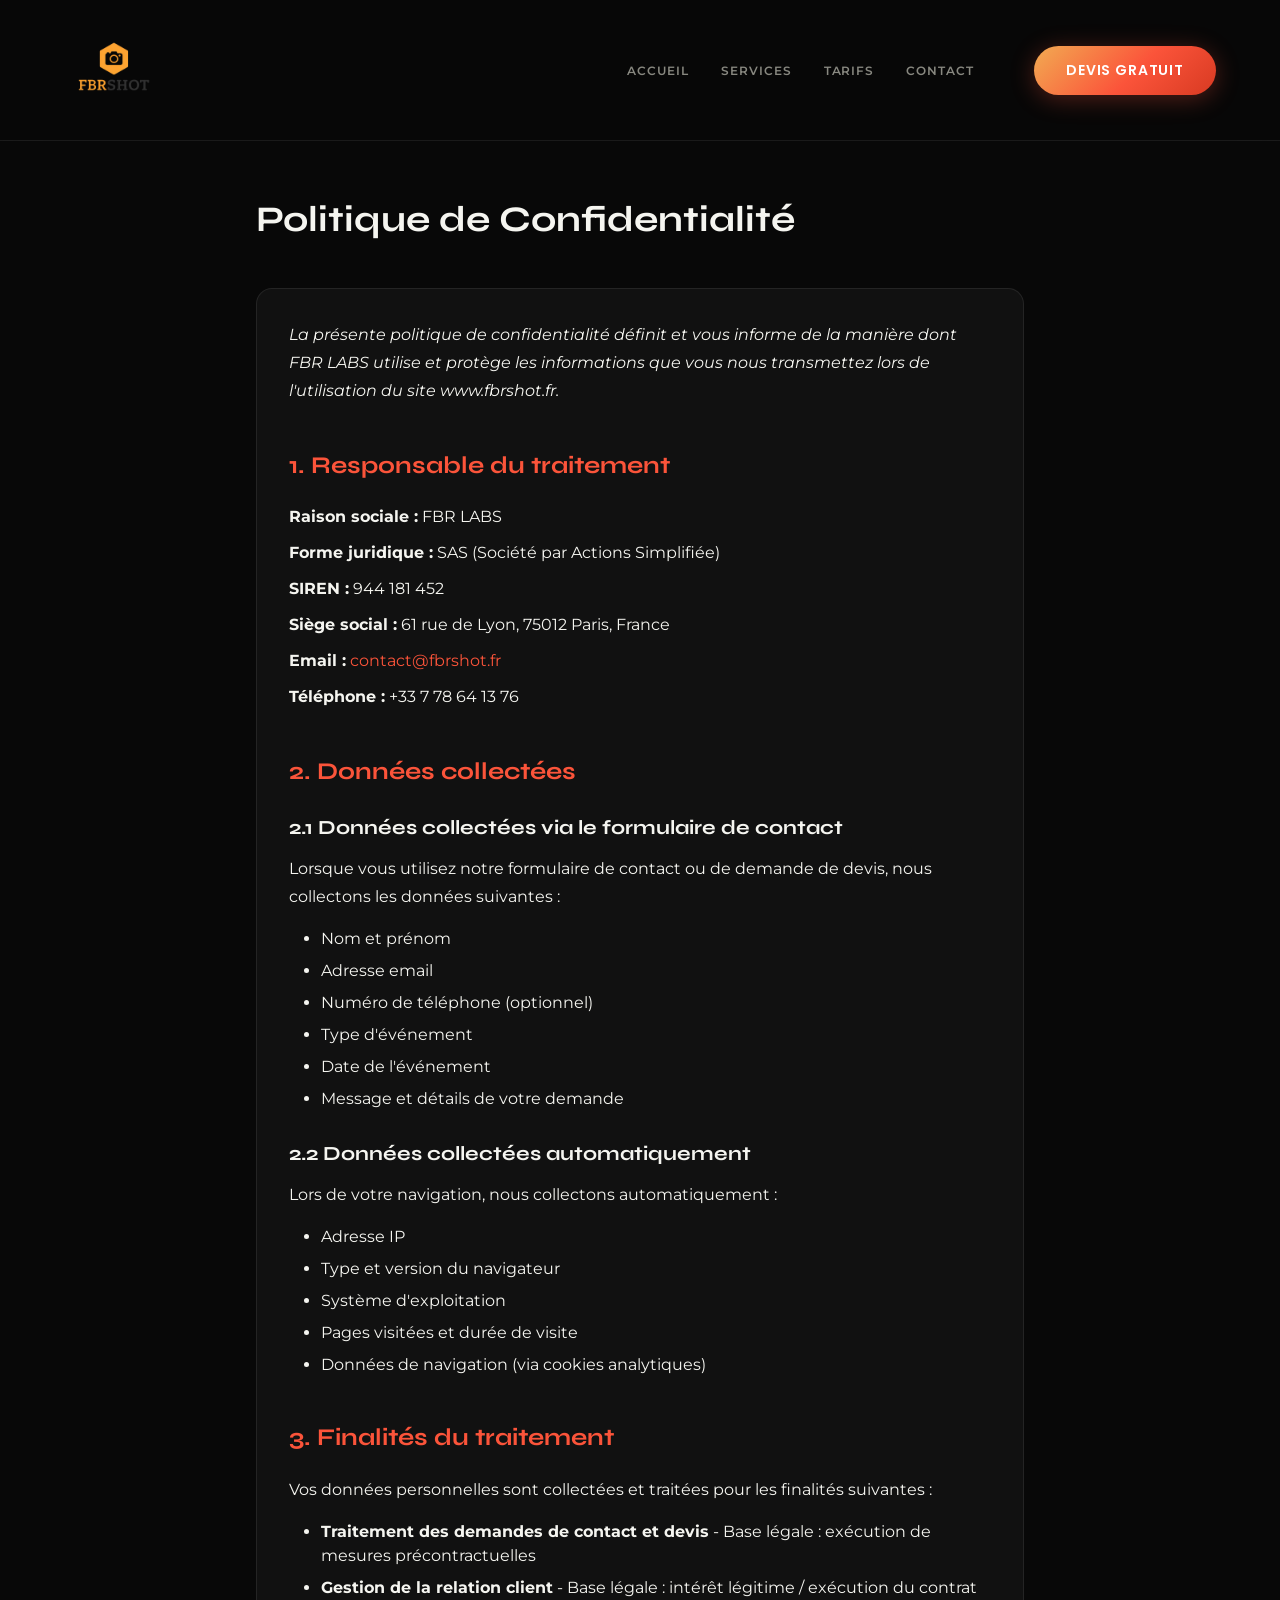
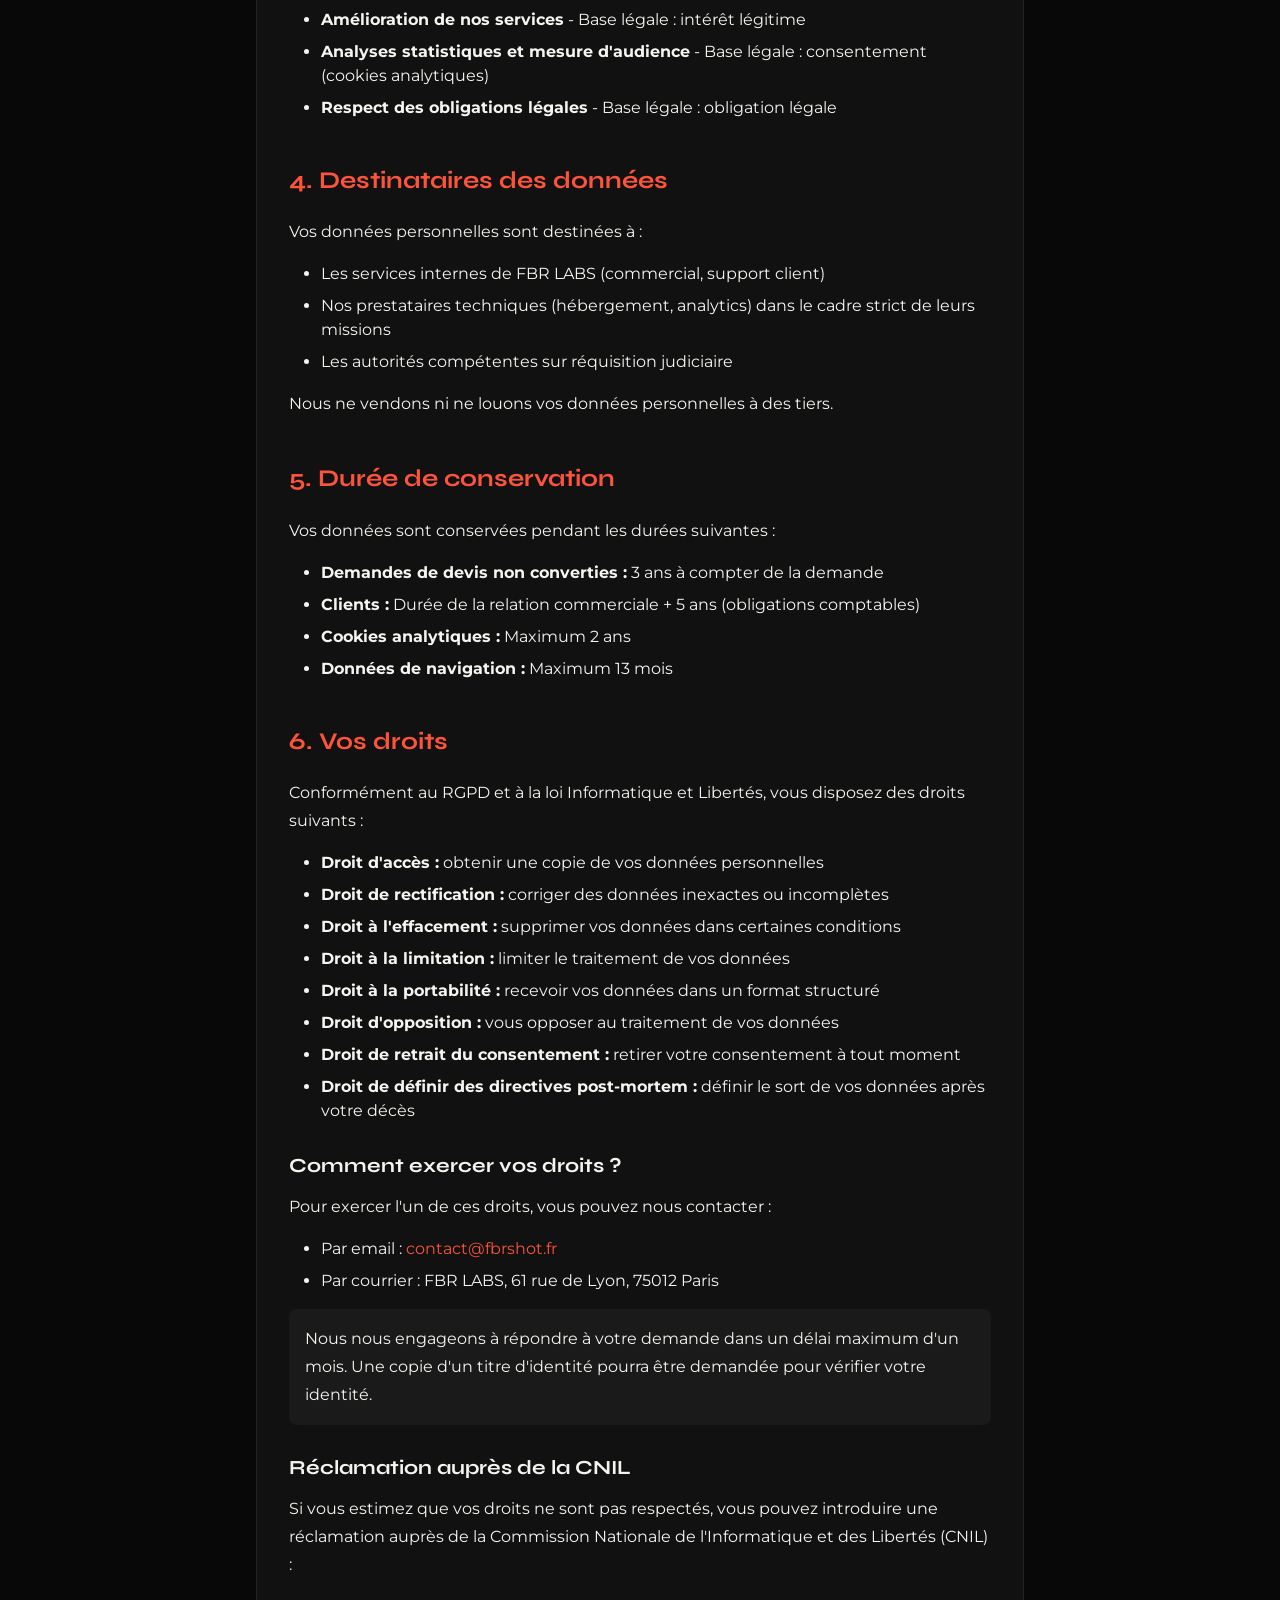
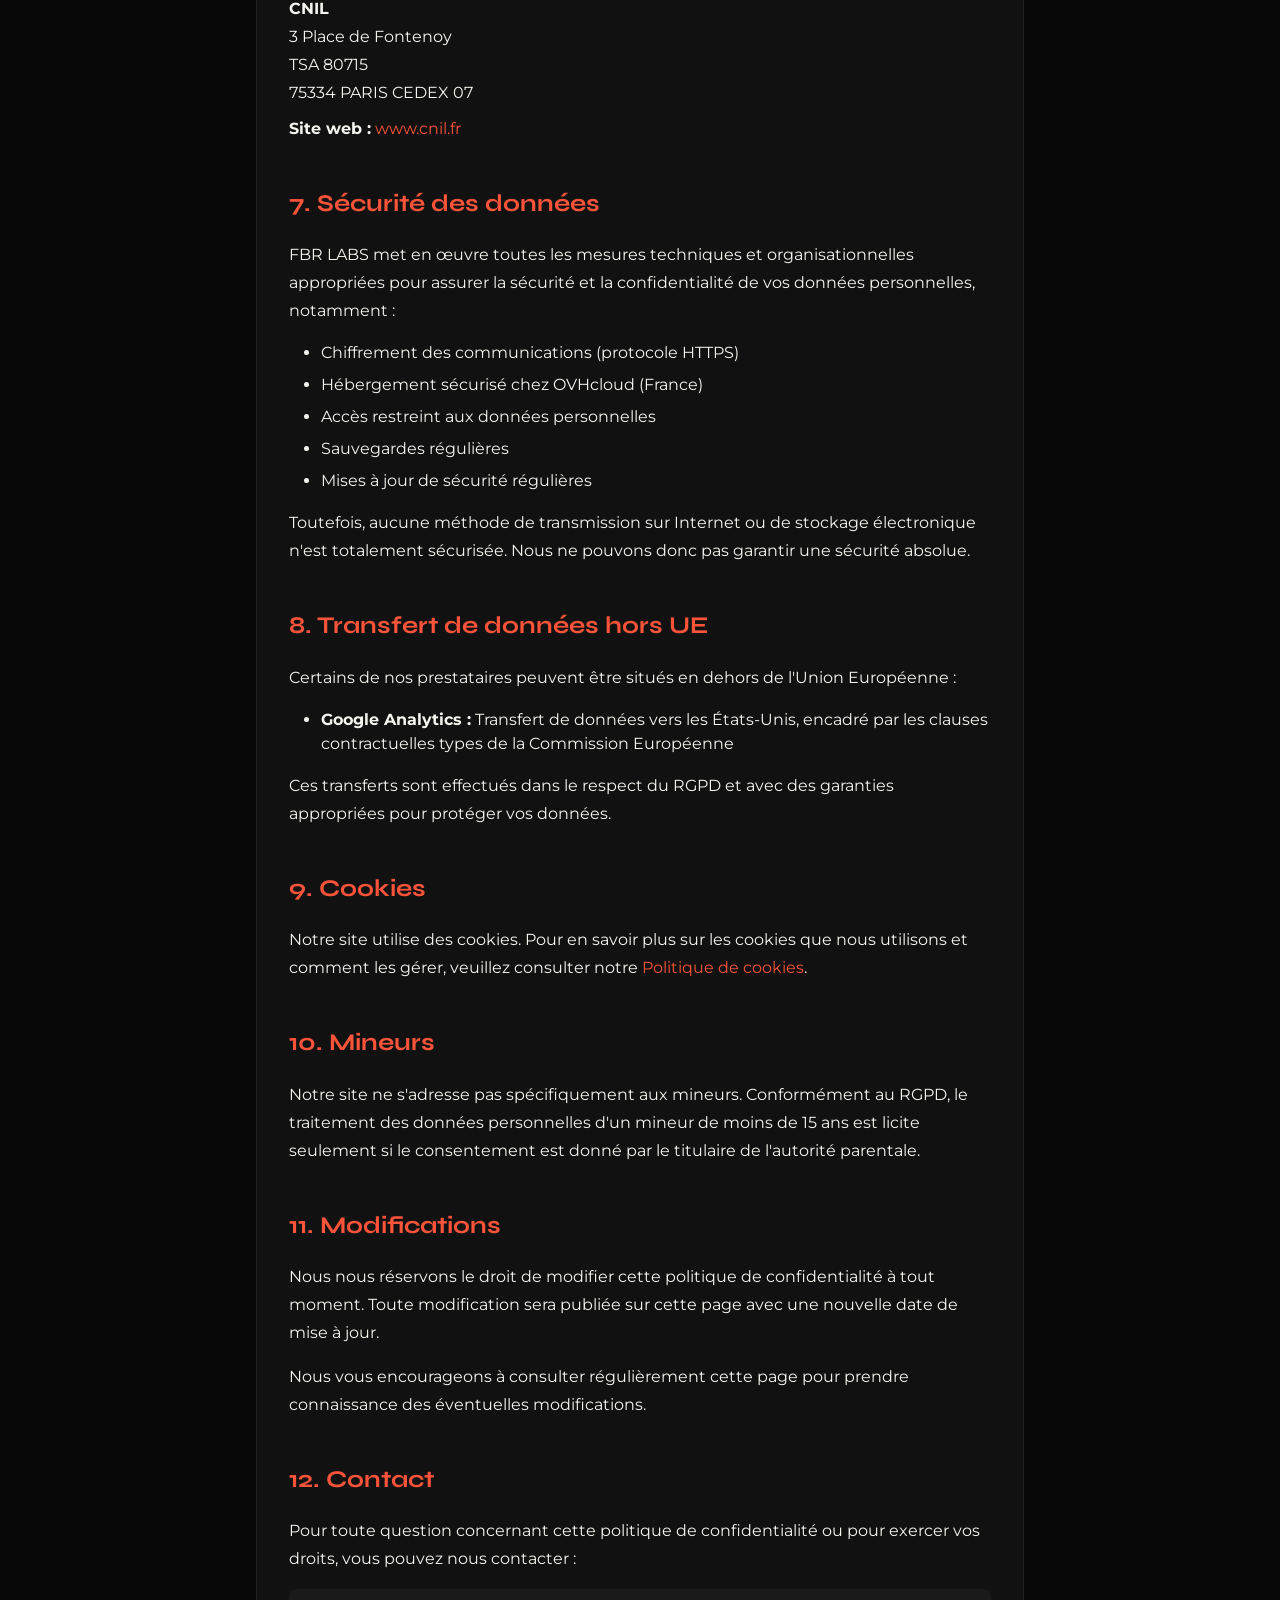
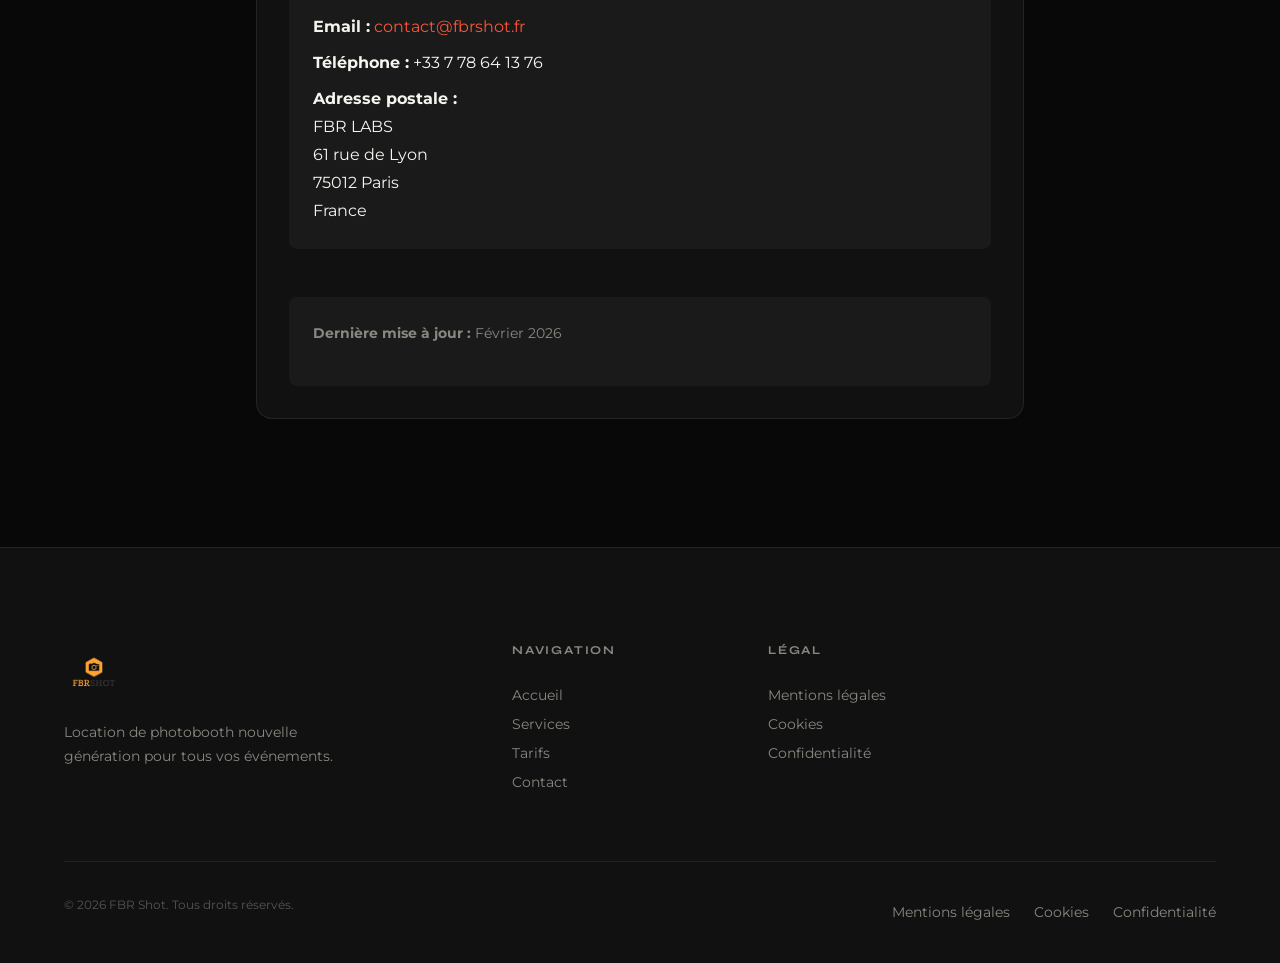
<file: FBRShot/politique-confidentialite.html>
<!DOCTYPE html>
<html lang="fr">
<head>
  <meta charset="UTF-8">
  <meta name="viewport" content="width=device-width, initial-scale=1.0">
  <meta http-equiv="X-UA-Compatible" content="ie=edge">

  <title>Politique de Confidentialité - FBR Shot</title>
  <meta name="description" content="Politique de confidentialité et protection des données personnelles de FBR Shot.">
  <meta name="robots" content="noindex, follow">

  <link rel="icon" type="image/png" sizes="32x32" href="/favicon-32x32.png">
  <link rel="icon" type="image/png" sizes="16x16" href="/favicon-16x16.png">
  <link rel="stylesheet" href="assets/css/main.css">
</head>
<body>

  <!-- Header Navigation -->
  <header class="header" id="header">
    <div class="header-container">
      <a href="index.html" class="header-logo" aria-label="FBR Shot - Accueil">
        <img src="assets/images/gallery/logofbr.png" alt="FBR Shot Logo" style="height: 100px; width: auto;">
      </a>

      <nav class="nav" id="nav">
        <ul class="nav-list">
          <li><a href="index.html#accueil" class="nav-link">Accueil</a></li>
          <li><a href="index.html#services" class="nav-link">Services</a></li>
          <li><a href="index.html#tarifs" class="nav-link">Tarifs</a></li>
          <li><a href="index.html#contact" class="nav-link">Contact</a></li>
        </ul>
        <a href="index.html#contact" class="btn btn-primary nav-cta">Devis Gratuit</a>
      </nav>

      <button class="nav-toggle" id="navToggle" aria-label="Toggle navigation" aria-expanded="false">
        <span class="nav-toggle-bar"></span>
        <span class="nav-toggle-bar"></span>
        <span class="nav-toggle-bar"></span>
      </button>
    </div>
    <div class="nav-overlay" id="navOverlay"></div>
  </header>

  <main>
    <section class="section" style="padding-top: 200px;">
      <div class="container">
        <div class="max-w-3xl mx-auto">
          <h1 style="font-size: var(--font-size-4xl); margin-bottom: var(--spacing-2xl);">Politique de Confidentialité</h1>

          <div class="card">
            <div class="card-body">
              <p style="margin-bottom: var(--spacing-lg); font-style: italic;">La présente politique de confidentialité définit et vous informe de la manière dont FBR LABS utilise et protège les informations que vous nous transmettez lors de l'utilisation du site www.fbrshot.fr.</p>

              <h2 style="font-size: var(--font-size-2xl); margin-bottom: var(--spacing-lg); margin-top: var(--spacing-2xl); color: var(--color-primary);">1. Responsable du traitement</h2>
              <p style="margin-bottom: var(--spacing-sm);"><strong>Raison sociale :</strong> FBR LABS</p>
              <p style="margin-bottom: var(--spacing-sm);"><strong>Forme juridique :</strong> SAS (Société par Actions Simplifiée)</p>
              <p style="margin-bottom: var(--spacing-sm);"><strong>SIREN :</strong> 944 181 452</p>
              <p style="margin-bottom: var(--spacing-sm);"><strong>Siège social :</strong> 61 rue de Lyon, 75012 Paris, France</p>
              <p style="margin-bottom: var(--spacing-sm);"><strong>Email :</strong> <a href="mailto:contact@fbrshot.fr" style="color: var(--color-primary);">contact@fbrshot.fr</a></p>
              <p style="margin-bottom: var(--spacing-sm);"><strong>Téléphone :</strong> +33 7 78 64 13 76</p>

              <h2 style="font-size: var(--font-size-2xl); margin-bottom: var(--spacing-lg); margin-top: var(--spacing-2xl); color: var(--color-primary);">2. Données collectées</h2>

              <h3 style="font-size: var(--font-size-xl); margin-bottom: var(--spacing-md); margin-top: var(--spacing-xl);">2.1 Données collectées via le formulaire de contact</h3>
              <p style="margin-bottom: var(--spacing-md);">Lorsque vous utilisez notre formulaire de contact ou de demande de devis, nous collectons les données suivantes :</p>
              <ul style="margin-bottom: var(--spacing-md); padding-left: var(--spacing-xl); list-style-type: disc;">
                <li style="margin-bottom: var(--spacing-sm);">Nom et prénom</li>
                <li style="margin-bottom: var(--spacing-sm);">Adresse email</li>
                <li style="margin-bottom: var(--spacing-sm);">Numéro de téléphone (optionnel)</li>
                <li style="margin-bottom: var(--spacing-sm);">Type d'événement</li>
                <li style="margin-bottom: var(--spacing-sm);">Date de l'événement</li>
                <li style="margin-bottom: var(--spacing-sm);">Message et détails de votre demande</li>
              </ul>

              <h3 style="font-size: var(--font-size-xl); margin-bottom: var(--spacing-md); margin-top: var(--spacing-xl);">2.2 Données collectées automatiquement</h3>
              <p style="margin-bottom: var(--spacing-md);">Lors de votre navigation, nous collectons automatiquement :</p>
              <ul style="margin-bottom: var(--spacing-md); padding-left: var(--spacing-xl); list-style-type: disc;">
                <li style="margin-bottom: var(--spacing-sm);">Adresse IP</li>
                <li style="margin-bottom: var(--spacing-sm);">Type et version du navigateur</li>
                <li style="margin-bottom: var(--spacing-sm);">Système d'exploitation</li>
                <li style="margin-bottom: var(--spacing-sm);">Pages visitées et durée de visite</li>
                <li style="margin-bottom: var(--spacing-sm);">Données de navigation (via cookies analytiques)</li>
              </ul>

              <h2 style="font-size: var(--font-size-2xl); margin-bottom: var(--spacing-lg); margin-top: var(--spacing-2xl); color: var(--color-primary);">3. Finalités du traitement</h2>
              <p style="margin-bottom: var(--spacing-md);">Vos données personnelles sont collectées et traitées pour les finalités suivantes :</p>
              <ul style="margin-bottom: var(--spacing-md); padding-left: var(--spacing-xl); list-style-type: disc;">
                <li style="margin-bottom: var(--spacing-sm);"><strong>Traitement des demandes de contact et devis</strong> - Base légale : exécution de mesures précontractuelles</li>
                <li style="margin-bottom: var(--spacing-sm);"><strong>Gestion de la relation client</strong> - Base légale : intérêt légitime / exécution du contrat</li>
                <li style="margin-bottom: var(--spacing-sm);"><strong>Amélioration de nos services</strong> - Base légale : intérêt légitime</li>
                <li style="margin-bottom: var(--spacing-sm);"><strong>Analyses statistiques et mesure d'audience</strong> - Base légale : consentement (cookies analytiques)</li>
                <li style="margin-bottom: var(--spacing-sm);"><strong>Respect des obligations légales</strong> - Base légale : obligation légale</li>
              </ul>

              <h2 style="font-size: var(--font-size-2xl); margin-bottom: var(--spacing-lg); margin-top: var(--spacing-2xl); color: var(--color-primary);">4. Destinataires des données</h2>
              <p style="margin-bottom: var(--spacing-md);">Vos données personnelles sont destinées à :</p>
              <ul style="margin-bottom: var(--spacing-md); padding-left: var(--spacing-xl); list-style-type: disc;">
                <li style="margin-bottom: var(--spacing-sm);">Les services internes de FBR LABS (commercial, support client)</li>
                <li style="margin-bottom: var(--spacing-sm);">Nos prestataires techniques (hébergement, analytics) dans le cadre strict de leurs missions</li>
                <li style="margin-bottom: var(--spacing-sm);">Les autorités compétentes sur réquisition judiciaire</li>
              </ul>

              <p style="margin-bottom: var(--spacing-md);">Nous ne vendons ni ne louons vos données personnelles à des tiers.</p>

              <h2 style="font-size: var(--font-size-2xl); margin-bottom: var(--spacing-lg); margin-top: var(--spacing-2xl); color: var(--color-primary);">5. Durée de conservation</h2>
              <p style="margin-bottom: var(--spacing-md);">Vos données sont conservées pendant les durées suivantes :</p>
              <ul style="margin-bottom: var(--spacing-md); padding-left: var(--spacing-xl); list-style-type: disc;">
                <li style="margin-bottom: var(--spacing-sm);"><strong>Demandes de devis non converties :</strong> 3 ans à compter de la demande</li>
                <li style="margin-bottom: var(--spacing-sm);"><strong>Clients :</strong> Durée de la relation commerciale + 5 ans (obligations comptables)</li>
                <li style="margin-bottom: var(--spacing-sm);"><strong>Cookies analytiques :</strong> Maximum 2 ans</li>
                <li style="margin-bottom: var(--spacing-sm);"><strong>Données de navigation :</strong> Maximum 13 mois</li>
              </ul>

              <h2 style="font-size: var(--font-size-2xl); margin-bottom: var(--spacing-lg); margin-top: var(--spacing-2xl); color: var(--color-primary);">6. Vos droits</h2>
              <p style="margin-bottom: var(--spacing-md);">Conformément au RGPD et à la loi Informatique et Libertés, vous disposez des droits suivants :</p>

              <ul style="margin-bottom: var(--spacing-md); padding-left: var(--spacing-xl); list-style-type: disc;">
                <li style="margin-bottom: var(--spacing-sm);"><strong>Droit d'accès :</strong> obtenir une copie de vos données personnelles</li>
                <li style="margin-bottom: var(--spacing-sm);"><strong>Droit de rectification :</strong> corriger des données inexactes ou incomplètes</li>
                <li style="margin-bottom: var(--spacing-sm);"><strong>Droit à l'effacement :</strong> supprimer vos données dans certaines conditions</li>
                <li style="margin-bottom: var(--spacing-sm);"><strong>Droit à la limitation :</strong> limiter le traitement de vos données</li>
                <li style="margin-bottom: var(--spacing-sm);"><strong>Droit à la portabilité :</strong> recevoir vos données dans un format structuré</li>
                <li style="margin-bottom: var(--spacing-sm);"><strong>Droit d'opposition :</strong> vous opposer au traitement de vos données</li>
                <li style="margin-bottom: var(--spacing-sm);"><strong>Droit de retrait du consentement :</strong> retirer votre consentement à tout moment</li>
                <li style="margin-bottom: var(--spacing-sm);"><strong>Droit de définir des directives post-mortem :</strong> définir le sort de vos données après votre décès</li>
              </ul>

              <h3 style="font-size: var(--font-size-xl); margin-bottom: var(--spacing-md); margin-top: var(--spacing-xl);">Comment exercer vos droits ?</h3>
              <p style="margin-bottom: var(--spacing-md);">Pour exercer l'un de ces droits, vous pouvez nous contacter :</p>
              <ul style="margin-bottom: var(--spacing-md); padding-left: var(--spacing-xl); list-style-type: disc;">
                <li style="margin-bottom: var(--spacing-sm);">Par email : <a href="mailto:contact@fbrshot.fr" style="color: var(--color-primary);">contact@fbrshot.fr</a></li>
                <li style="margin-bottom: var(--spacing-sm);">Par courrier : FBR LABS, 61 rue de Lyon, 75012 Paris</li>
              </ul>

              <p style="margin-bottom: var(--spacing-md); padding: var(--spacing-md); background: var(--color-gray-100); border-radius: var(--radius-md);">
                Nous nous engageons à répondre à votre demande dans un délai maximum d'un mois. Une copie d'un titre d'identité pourra être demandée pour vérifier votre identité.
              </p>

              <h3 style="font-size: var(--font-size-xl); margin-bottom: var(--spacing-md); margin-top: var(--spacing-xl);">Réclamation auprès de la CNIL</h3>
              <p style="margin-bottom: var(--spacing-md);">Si vous estimez que vos droits ne sont pas respectés, vous pouvez introduire une réclamation auprès de la Commission Nationale de l'Informatique et des Libertés (CNIL) :</p>
              <p style="margin-bottom: var(--spacing-sm);"><strong>CNIL</strong><br>3 Place de Fontenoy<br>TSA 80715<br>75334 PARIS CEDEX 07</p>
              <p style="margin-bottom: var(--spacing-md);"><strong>Site web :</strong> <a href="https://www.cnil.fr" target="_blank" rel="noopener" style="color: var(--color-primary);">www.cnil.fr</a></p>

              <h2 style="font-size: var(--font-size-2xl); margin-bottom: var(--spacing-lg); margin-top: var(--spacing-2xl); color: var(--color-primary);">7. Sécurité des données</h2>
              <p style="margin-bottom: var(--spacing-md);">FBR LABS met en œuvre toutes les mesures techniques et organisationnelles appropriées pour assurer la sécurité et la confidentialité de vos données personnelles, notamment :</p>
              <ul style="margin-bottom: var(--spacing-md); padding-left: var(--spacing-xl); list-style-type: disc;">
                <li style="margin-bottom: var(--spacing-sm);">Chiffrement des communications (protocole HTTPS)</li>
                <li style="margin-bottom: var(--spacing-sm);">Hébergement sécurisé chez OVHcloud (France)</li>
                <li style="margin-bottom: var(--spacing-sm);">Accès restreint aux données personnelles</li>
                <li style="margin-bottom: var(--spacing-sm);">Sauvegardes régulières</li>
                <li style="margin-bottom: var(--spacing-sm);">Mises à jour de sécurité régulières</li>
              </ul>

              <p style="margin-bottom: var(--spacing-md);">Toutefois, aucune méthode de transmission sur Internet ou de stockage électronique n'est totalement sécurisée. Nous ne pouvons donc pas garantir une sécurité absolue.</p>

              <h2 style="font-size: var(--font-size-2xl); margin-bottom: var(--spacing-lg); margin-top: var(--spacing-2xl); color: var(--color-primary);">8. Transfert de données hors UE</h2>
              <p style="margin-bottom: var(--spacing-md);">Certains de nos prestataires peuvent être situés en dehors de l'Union Européenne :</p>
              <ul style="margin-bottom: var(--spacing-md); padding-left: var(--spacing-xl); list-style-type: disc;">
                <li style="margin-bottom: var(--spacing-sm);"><strong>Google Analytics :</strong> Transfert de données vers les États-Unis, encadré par les clauses contractuelles types de la Commission Européenne</li>
              </ul>

              <p style="margin-bottom: var(--spacing-md);">Ces transferts sont effectués dans le respect du RGPD et avec des garanties appropriées pour protéger vos données.</p>

              <h2 style="font-size: var(--font-size-2xl); margin-bottom: var(--spacing-lg); margin-top: var(--spacing-2xl); color: var(--color-primary);">9. Cookies</h2>
              <p style="margin-bottom: var(--spacing-md);">Notre site utilise des cookies. Pour en savoir plus sur les cookies que nous utilisons et comment les gérer, veuillez consulter notre <a href="politique-cookies.html" style="color: var(--color-primary);">Politique de cookies</a>.</p>

              <h2 style="font-size: var(--font-size-2xl); margin-bottom: var(--spacing-lg); margin-top: var(--spacing-2xl); color: var(--color-primary);">10. Mineurs</h2>
              <p style="margin-bottom: var(--spacing-md);">Notre site ne s'adresse pas spécifiquement aux mineurs. Conformément au RGPD, le traitement des données personnelles d'un mineur de moins de 15 ans est licite seulement si le consentement est donné par le titulaire de l'autorité parentale.</p>

              <h2 style="font-size: var(--font-size-2xl); margin-bottom: var(--spacing-lg); margin-top: var(--spacing-2xl); color: var(--color-primary);">11. Modifications</h2>
              <p style="margin-bottom: var(--spacing-md);">Nous nous réservons le droit de modifier cette politique de confidentialité à tout moment. Toute modification sera publiée sur cette page avec une nouvelle date de mise à jour.</p>
              <p style="margin-bottom: var(--spacing-md);">Nous vous encourageons à consulter régulièrement cette page pour prendre connaissance des éventuelles modifications.</p>

              <h2 style="font-size: var(--font-size-2xl); margin-bottom: var(--spacing-lg); margin-top: var(--spacing-2xl); color: var(--color-primary);">12. Contact</h2>
              <p style="margin-bottom: var(--spacing-md);">Pour toute question concernant cette politique de confidentialité ou pour exercer vos droits, vous pouvez nous contacter :</p>

              <div style="padding: var(--spacing-lg); background: var(--color-gray-100); border-radius: var(--radius-md); margin-bottom: var(--spacing-lg);">
                <p style="margin-bottom: var(--spacing-sm);"><strong>Email :</strong> <a href="mailto:contact@fbrshot.fr" style="color: var(--color-primary);">contact@fbrshot.fr</a></p>
                <p style="margin-bottom: var(--spacing-sm);"><strong>Téléphone :</strong> +33 7 78 64 13 76</p>
                <p style="margin-bottom: 0;"><strong>Adresse postale :</strong><br>FBR LABS<br>61 rue de Lyon<br>75012 Paris<br>France</p>
              </div>

              <div style="margin-top: var(--spacing-2xl); padding: var(--spacing-lg); background: var(--color-gray-100); border-radius: var(--radius-md);">
                <p style="font-size: var(--font-size-sm); color: var(--color-text-secondary);">
                  <strong>Dernière mise à jour :</strong> Février 2026
                </p>
              </div>
            </div>
          </div>
        </div>
      </div>
    </section>
  </main>

  <!-- Footer -->
  <footer class="footer">
    <div class="container">
      <div class="footer-content">
        <div class="footer-brand">
          <img src="assets/images/gallery/logofbr.png" alt="FBR Shot Logo" class="footer-logo" style="height: 60px; width: auto;">
          <p class="footer-description">
            Location de photobooth nouvelle génération pour tous vos événements.
          </p>
        </div>

        <div>
          <h4 class="footer-title">Navigation</h4>
          <ul class="footer-links">
            <li><a href="index.html#accueil" class="footer-link">Accueil</a></li>
            <li><a href="index.html#services" class="footer-link">Services</a></li>
            <li><a href="index.html#tarifs" class="footer-link">Tarifs</a></li>
            <li><a href="index.html#contact" class="footer-link">Contact</a></li>
          </ul>
        </div>

        <div>
          <h4 class="footer-title">Légal</h4>
          <ul class="footer-links">
            <li><a href="mentions-legales.html" class="footer-link">Mentions légales</a></li>
            <li><a href="politique-cookies.html" class="footer-link">Cookies</a></li>
            <li><a href="politique-confidentialite.html" class="footer-link">Confidentialité</a></li>
          </ul>
        </div>
      </div>

      <div class="footer-bottom">
        <p>&copy; 2026 FBR Shot. Tous droits réservés.</p>
        <div class="footer-bottom-links">
          <a href="mentions-legales.html" class="footer-link">Mentions légales</a>
          <a href="politique-cookies.html" class="footer-link">Cookies</a>
          <a href="politique-confidentialite.html" class="footer-link">Confidentialité</a>
        </div>
      </div>
    </div>
  </footer>

  <!-- Back to Top Button -->
  <button class="back-to-top" id="backToTop" aria-label="Retour en haut">↑</button>

  <!-- JavaScript -->
  <script src="assets/js/main.js" type="module"></script>
</body>
</html>
</file>
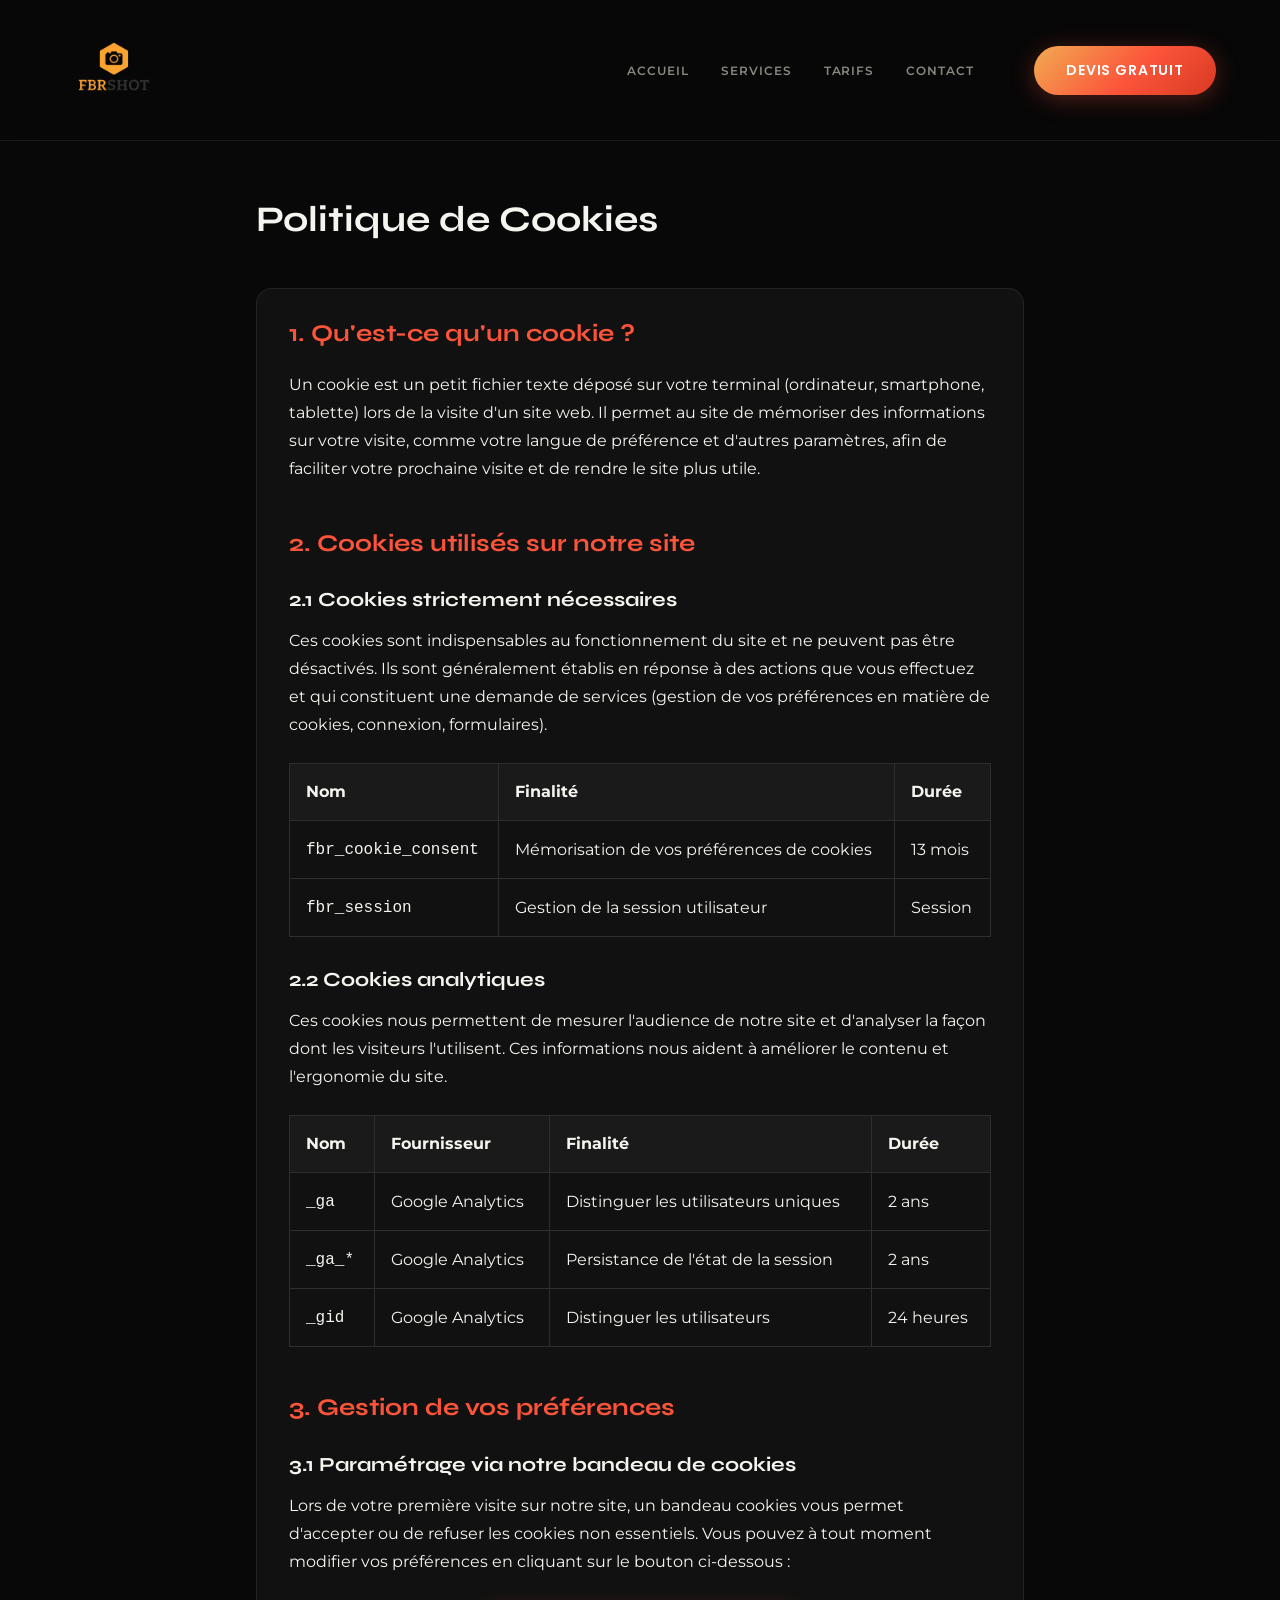
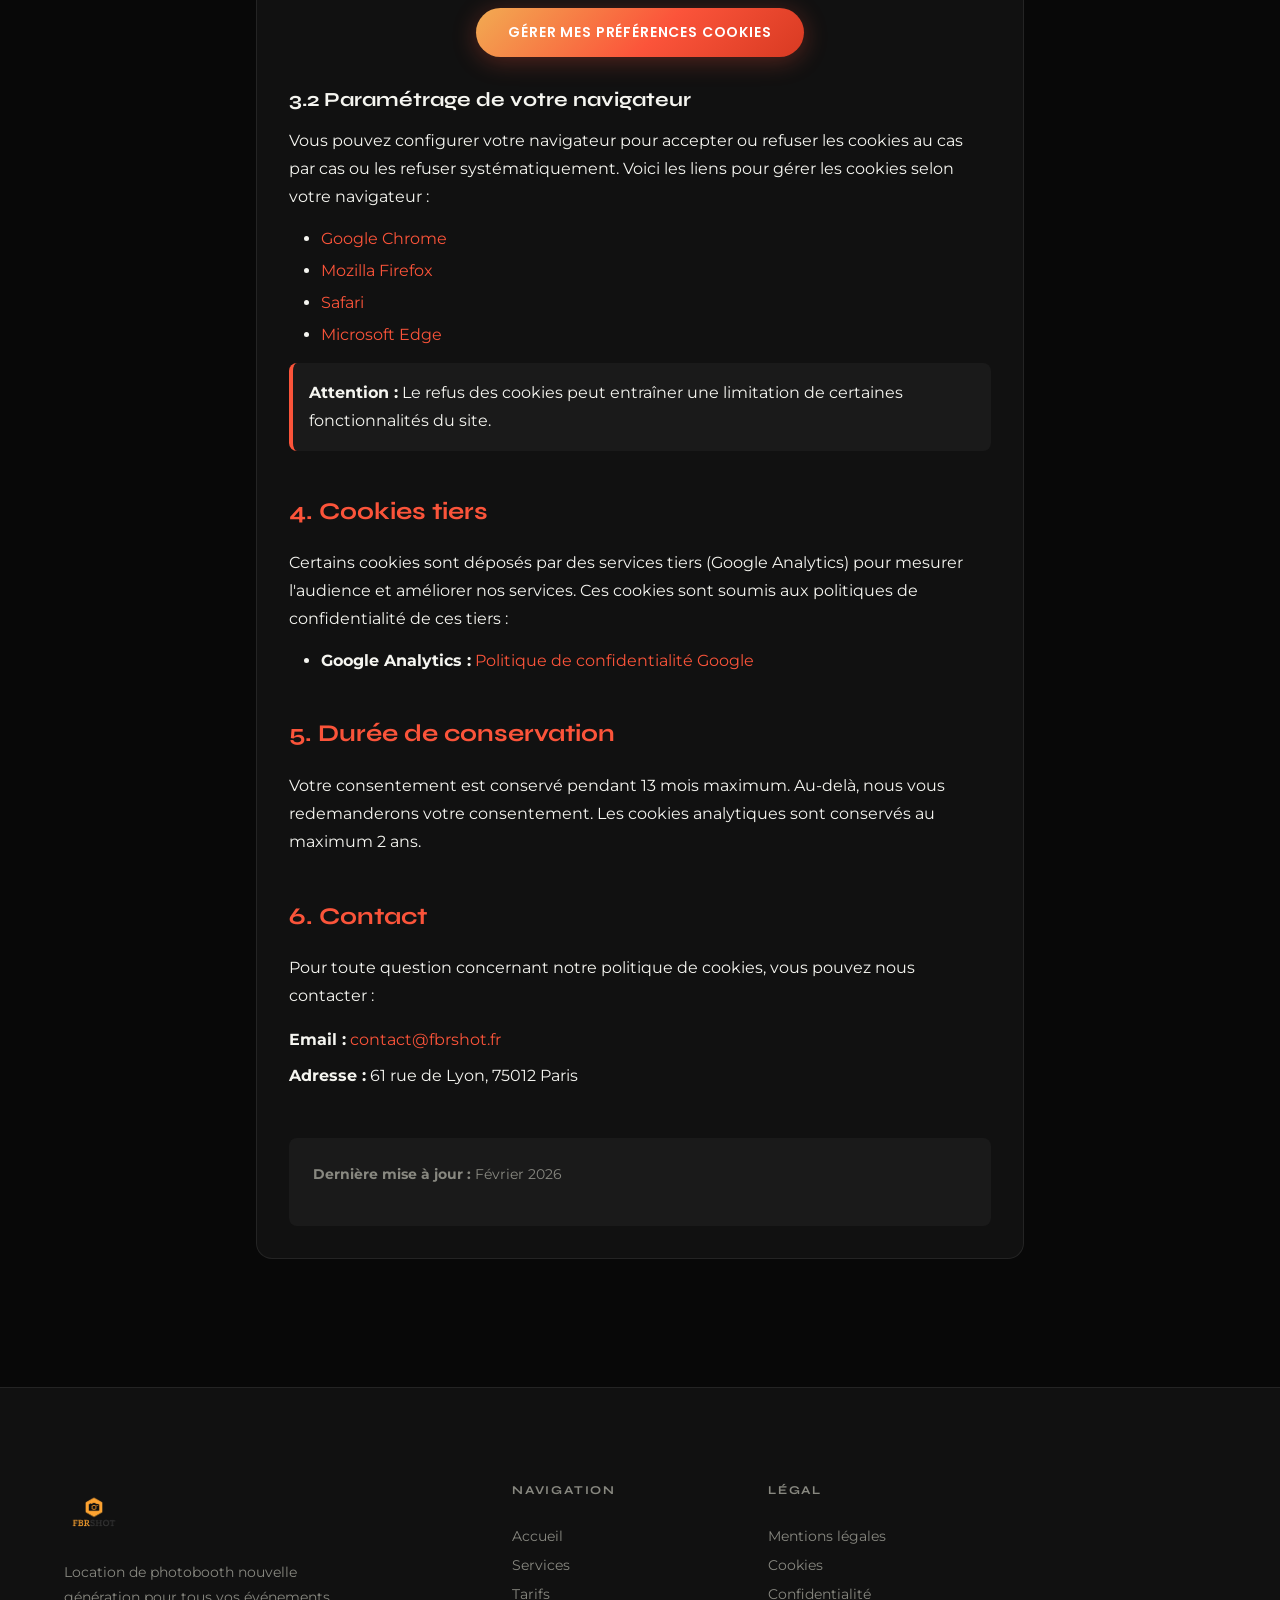
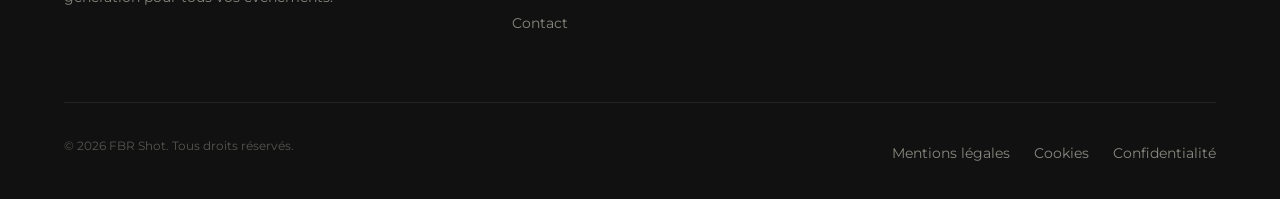
<file: FBRShot/politique-cookies.html>
<!DOCTYPE html>
<html lang="fr">
<head>
  <meta charset="UTF-8">
  <meta name="viewport" content="width=device-width, initial-scale=1.0">
  <meta http-equiv="X-UA-Compatible" content="ie=edge">

  <title>Politique de Cookies - FBR Shot</title>
  <meta name="description" content="Politique de cookies de FBR Shot - Gestion et utilisation des cookies sur notre site.">
  <meta name="robots" content="noindex, follow">

  <link rel="icon" type="image/png" sizes="32x32" href="/favicon-32x32.png">
  <link rel="icon" type="image/png" sizes="16x16" href="/favicon-16x16.png">
  <link rel="stylesheet" href="assets/css/main.css">
</head>
<body>

  <!-- Header Navigation -->
  <header class="header" id="header">
    <div class="header-container">
      <a href="index.html" class="header-logo" aria-label="FBR Shot - Accueil">
        <img src="assets/images/gallery/logofbr.png" alt="FBR Shot Logo" style="height: 100px; width: auto;">
      </a>

      <nav class="nav" id="nav">
        <ul class="nav-list">
          <li><a href="index.html#accueil" class="nav-link">Accueil</a></li>
          <li><a href="index.html#services" class="nav-link">Services</a></li>
          <li><a href="index.html#tarifs" class="nav-link">Tarifs</a></li>
          <li><a href="index.html#contact" class="nav-link">Contact</a></li>
        </ul>
        <a href="index.html#contact" class="btn btn-primary nav-cta">Devis Gratuit</a>
      </nav>

      <button class="nav-toggle" id="navToggle" aria-label="Toggle navigation" aria-expanded="false">
        <span class="nav-toggle-bar"></span>
        <span class="nav-toggle-bar"></span>
        <span class="nav-toggle-bar"></span>
      </button>
    </div>
    <div class="nav-overlay" id="navOverlay"></div>
  </header>

  <main>
    <section class="section" style="padding-top: 200px;">
      <div class="container">
        <div class="max-w-3xl mx-auto">
          <h1 style="font-size: var(--font-size-4xl); margin-bottom: var(--spacing-2xl);">Politique de Cookies</h1>

          <div class="card">
            <div class="card-body">
              <h2 style="font-size: var(--font-size-2xl); margin-bottom: var(--spacing-lg); color: var(--color-primary);">1. Qu'est-ce qu'un cookie ?</h2>
              <p style="margin-bottom: var(--spacing-md);">Un cookie est un petit fichier texte déposé sur votre terminal (ordinateur, smartphone, tablette) lors de la visite d'un site web. Il permet au site de mémoriser des informations sur votre visite, comme votre langue de préférence et d'autres paramètres, afin de faciliter votre prochaine visite et de rendre le site plus utile.</p>

              <h2 style="font-size: var(--font-size-2xl); margin-bottom: var(--spacing-lg); margin-top: var(--spacing-2xl); color: var(--color-primary);">2. Cookies utilisés sur notre site</h2>

              <h3 style="font-size: var(--font-size-xl); margin-bottom: var(--spacing-md); margin-top: var(--spacing-xl);">2.1 Cookies strictement nécessaires</h3>
              <p style="margin-bottom: var(--spacing-md);">Ces cookies sont indispensables au fonctionnement du site et ne peuvent pas être désactivés. Ils sont généralement établis en réponse à des actions que vous effectuez et qui constituent une demande de services (gestion de vos préférences en matière de cookies, connexion, formulaires).</p>

              <table style="width: 100%; border-collapse: collapse; margin: var(--spacing-lg) 0;">
                <thead>
                  <tr style="background: var(--color-gray-100);">
                    <th style="padding: var(--spacing-md); text-align: left; border: 1px solid var(--color-gray-300);">Nom</th>
                    <th style="padding: var(--spacing-md); text-align: left; border: 1px solid var(--color-gray-300);">Finalité</th>
                    <th style="padding: var(--spacing-md); text-align: left; border: 1px solid var(--color-gray-300);">Durée</th>
                  </tr>
                </thead>
                <tbody>
                  <tr>
                    <td style="padding: var(--spacing-md); border: 1px solid var(--color-gray-300);"><code>fbr_cookie_consent</code></td>
                    <td style="padding: var(--spacing-md); border: 1px solid var(--color-gray-300);">Mémorisation de vos préférences de cookies</td>
                    <td style="padding: var(--spacing-md); border: 1px solid var(--color-gray-300);">13 mois</td>
                  </tr>
                  <tr>
                    <td style="padding: var(--spacing-md); border: 1px solid var(--color-gray-300);"><code>fbr_session</code></td>
                    <td style="padding: var(--spacing-md); border: 1px solid var(--color-gray-300);">Gestion de la session utilisateur</td>
                    <td style="padding: var(--spacing-md); border: 1px solid var(--color-gray-300);">Session</td>
                  </tr>
                </tbody>
              </table>

              <h3 style="font-size: var(--font-size-xl); margin-bottom: var(--spacing-md); margin-top: var(--spacing-xl);">2.2 Cookies analytiques</h3>
              <p style="margin-bottom: var(--spacing-md);">Ces cookies nous permettent de mesurer l'audience de notre site et d'analyser la façon dont les visiteurs l'utilisent. Ces informations nous aident à améliorer le contenu et l'ergonomie du site.</p>

              <table style="width: 100%; border-collapse: collapse; margin: var(--spacing-lg) 0;">
                <thead>
                  <tr style="background: var(--color-gray-100);">
                    <th style="padding: var(--spacing-md); text-align: left; border: 1px solid var(--color-gray-300);">Nom</th>
                    <th style="padding: var(--spacing-md); text-align: left; border: 1px solid var(--color-gray-300);">Fournisseur</th>
                    <th style="padding: var(--spacing-md); text-align: left; border: 1px solid var(--color-gray-300);">Finalité</th>
                    <th style="padding: var(--spacing-md); text-align: left; border: 1px solid var(--color-gray-300);">Durée</th>
                  </tr>
                </thead>
                <tbody>
                  <tr>
                    <td style="padding: var(--spacing-md); border: 1px solid var(--color-gray-300);"><code>_ga</code></td>
                    <td style="padding: var(--spacing-md); border: 1px solid var(--color-gray-300);">Google Analytics</td>
                    <td style="padding: var(--spacing-md); border: 1px solid var(--color-gray-300);">Distinguer les utilisateurs uniques</td>
                    <td style="padding: var(--spacing-md); border: 1px solid var(--color-gray-300);">2 ans</td>
                  </tr>
                  <tr>
                    <td style="padding: var(--spacing-md); border: 1px solid var(--color-gray-300);"><code>_ga_*</code></td>
                    <td style="padding: var(--spacing-md); border: 1px solid var(--color-gray-300);">Google Analytics</td>
                    <td style="padding: var(--spacing-md); border: 1px solid var(--color-gray-300);">Persistance de l'état de la session</td>
                    <td style="padding: var(--spacing-md); border: 1px solid var(--color-gray-300);">2 ans</td>
                  </tr>
                  <tr>
                    <td style="padding: var(--spacing-md); border: 1px solid var(--color-gray-300);"><code>_gid</code></td>
                    <td style="padding: var(--spacing-md); border: 1px solid var(--color-gray-300);">Google Analytics</td>
                    <td style="padding: var(--spacing-md); border: 1px solid var(--color-gray-300);">Distinguer les utilisateurs</td>
                    <td style="padding: var(--spacing-md); border: 1px solid var(--color-gray-300);">24 heures</td>
                  </tr>
                </tbody>
              </table>

              <h2 style="font-size: var(--font-size-2xl); margin-bottom: var(--spacing-lg); margin-top: var(--spacing-2xl); color: var(--color-primary);">3. Gestion de vos préférences</h2>

              <h3 style="font-size: var(--font-size-xl); margin-bottom: var(--spacing-md); margin-top: var(--spacing-xl);">3.1 Paramétrage via notre bandeau de cookies</h3>
              <p style="margin-bottom: var(--spacing-md);">Lors de votre première visite sur notre site, un bandeau cookies vous permet d'accepter ou de refuser les cookies non essentiels. Vous pouvez à tout moment modifier vos préférences en cliquant sur le bouton ci-dessous :</p>

              <div style="text-align: center; margin: var(--spacing-xl) 0;">
                <button id="manageCookies" class="btn btn-primary">Gérer mes préférences cookies</button>
              </div>

              <h3 style="font-size: var(--font-size-xl); margin-bottom: var(--spacing-md); margin-top: var(--spacing-xl);">3.2 Paramétrage de votre navigateur</h3>
              <p style="margin-bottom: var(--spacing-md);">Vous pouvez configurer votre navigateur pour accepter ou refuser les cookies au cas par cas ou les refuser systématiquement. Voici les liens pour gérer les cookies selon votre navigateur :</p>

              <ul style="margin-bottom: var(--spacing-md); padding-left: var(--spacing-xl); list-style-type: disc;">
                <li style="margin-bottom: var(--spacing-sm);"><a href="https://support.google.com/chrome/answer/95647" target="_blank" rel="noopener" style="color: var(--color-primary);">Google Chrome</a></li>
                <li style="margin-bottom: var(--spacing-sm);"><a href="https://support.mozilla.org/fr/kb/activer-desactiver-cookies-preferences" target="_blank" rel="noopener" style="color: var(--color-primary);">Mozilla Firefox</a></li>
                <li style="margin-bottom: var(--spacing-sm);"><a href="https://support.apple.com/fr-fr/guide/safari/sfri11471/mac" target="_blank" rel="noopener" style="color: var(--color-primary);">Safari</a></li>
                <li style="margin-bottom: var(--spacing-sm);"><a href="https://support.microsoft.com/fr-fr/microsoft-edge/supprimer-les-cookies-dans-microsoft-edge-63947406-40ac-c3b8-57b9-2a946a29ae09" target="_blank" rel="noopener" style="color: var(--color-primary);">Microsoft Edge</a></li>
              </ul>

              <p style="margin-bottom: var(--spacing-md); padding: var(--spacing-md); background: var(--color-gray-100); border-radius: var(--radius-md); border-left: 4px solid var(--color-primary);">
                <strong>Attention :</strong> Le refus des cookies peut entraîner une limitation de certaines fonctionnalités du site.
              </p>

              <h2 style="font-size: var(--font-size-2xl); margin-bottom: var(--spacing-lg); margin-top: var(--spacing-2xl); color: var(--color-primary);">4. Cookies tiers</h2>
              <p style="margin-bottom: var(--spacing-md);">Certains cookies sont déposés par des services tiers (Google Analytics) pour mesurer l'audience et améliorer nos services. Ces cookies sont soumis aux politiques de confidentialité de ces tiers :</p>

              <ul style="margin-bottom: var(--spacing-md); padding-left: var(--spacing-xl); list-style-type: disc;">
                <li style="margin-bottom: var(--spacing-sm);"><strong>Google Analytics :</strong> <a href="https://policies.google.com/privacy" target="_blank" rel="noopener" style="color: var(--color-primary);">Politique de confidentialité Google</a></li>
              </ul>

              <h2 style="font-size: var(--font-size-2xl); margin-bottom: var(--spacing-lg); margin-top: var(--spacing-2xl); color: var(--color-primary);">5. Durée de conservation</h2>
              <p style="margin-bottom: var(--spacing-md);">Votre consentement est conservé pendant 13 mois maximum. Au-delà, nous vous redemanderons votre consentement. Les cookies analytiques sont conservés au maximum 2 ans.</p>

              <h2 style="font-size: var(--font-size-2xl); margin-bottom: var(--spacing-lg); margin-top: var(--spacing-2xl); color: var(--color-primary);">6. Contact</h2>
              <p style="margin-bottom: var(--spacing-md);">Pour toute question concernant notre politique de cookies, vous pouvez nous contacter :</p>
              <p style="margin-bottom: var(--spacing-sm);"><strong>Email :</strong> <a href="mailto:contact@fbrshot.fr" style="color: var(--color-primary);">contact@fbrshot.fr</a></p>
              <p style="margin-bottom: var(--spacing-sm);"><strong>Adresse :</strong> 61 rue de Lyon, 75012 Paris</p>

              <div style="margin-top: var(--spacing-2xl); padding: var(--spacing-lg); background: var(--color-gray-100); border-radius: var(--radius-md);">
                <p style="font-size: var(--font-size-sm); color: var(--color-text-secondary);">
                  <strong>Dernière mise à jour :</strong> Février 2026
                </p>
              </div>
            </div>
          </div>
        </div>
      </div>
    </section>
  </main>

  <!-- Footer -->
  <footer class="footer">
    <div class="container">
      <div class="footer-content">
        <div class="footer-brand">
          <img src="assets/images/gallery/logofbr.png" alt="FBR Shot Logo" class="footer-logo" style="height: 60px; width: auto;">
          <p class="footer-description">
            Location de photobooth nouvelle génération pour tous vos événements.
          </p>
        </div>

        <div>
          <h4 class="footer-title">Navigation</h4>
          <ul class="footer-links">
            <li><a href="index.html#accueil" class="footer-link">Accueil</a></li>
            <li><a href="index.html#services" class="footer-link">Services</a></li>
            <li><a href="index.html#tarifs" class="footer-link">Tarifs</a></li>
            <li><a href="index.html#contact" class="footer-link">Contact</a></li>
          </ul>
        </div>

        <div>
          <h4 class="footer-title">Légal</h4>
          <ul class="footer-links">
            <li><a href="mentions-legales.html" class="footer-link">Mentions légales</a></li>
            <li><a href="politique-cookies.html" class="footer-link">Cookies</a></li>
            <li><a href="politique-confidentialite.html" class="footer-link">Confidentialité</a></li>
          </ul>
        </div>
      </div>

      <div class="footer-bottom">
        <p>&copy; 2026 FBR Shot. Tous droits réservés.</p>
        <div class="footer-bottom-links">
          <a href="mentions-legales.html" class="footer-link">Mentions légales</a>
          <a href="politique-cookies.html" class="footer-link">Cookies</a>
          <a href="politique-confidentialite.html" class="footer-link">Confidentialité</a>
        </div>
      </div>
    </div>
  </footer>

  <!-- Back to Top Button -->
  <button class="back-to-top" id="backToTop" aria-label="Retour en haut">↑</button>

  <!-- JavaScript -->
  <script src="assets/js/main.js" type="module"></script>
  <script>
    // Allow reopening cookie preferences
    document.getElementById('manageCookies')?.addEventListener('click', function() {
      if (window.showCookieBanner) {
        window.showCookieBanner();
      }
    });
  </script>
</body>
</html>
</file>
<file: FBRLabs/assets/css/main.css>
/* ========================================
   Main Stylesheet - FBR Labs Dark Tech
   ======================================== */

@import url('https://fonts.googleapis.com/css2?family=Syne:wght@400;600;700;800&family=Montserrat:wght@300;400;500;600;700&family=Poppins:wght@400;500;600;700&display=swap');

@import 'variables.css';
@import 'base.css';
@import 'layout.css';

@import 'components/buttons.css';
@import 'components/cards.css';
@import 'components/forms.css';
@import 'components/header.css';

@import 'animations.css';

/* ========================================
   Hero
   ======================================== */

.hero {
  min-height: 100vh;
  display: flex;
  align-items: center;
  justify-content: center;
  padding-top: 140px;
  padding-bottom: var(--spacing-3xl);
  position: relative;
  overflow: hidden;
  background: var(--color-bg);
}

/* Blue radial glow top-center */
.hero::before {
  content: '';
  position: absolute;
  inset: 0;
  background-image:
    radial-gradient(ellipse 70% 50% at 50% -10%, rgba(79, 142, 247, 0.12) 0%, transparent 70%);
  z-index: 0;
  pointer-events: none;
}

/* Dot grid */
.hero::after {
  content: '';
  position: absolute;
  inset: 0;
  background-image:
    radial-gradient(circle, rgba(255,255,255,0.04) 1px, transparent 1px);
  background-size: 40px 40px;
  z-index: 0;
  pointer-events: none;
}

.hero-content {
  position: relative;
  z-index: 1;
  text-align: center;
  max-width: 860px;
  margin: 0 auto;
  padding: 0 var(--container-padding);
}

.hero-eyebrow {
  display: inline-flex;
  align-items: center;
  gap: 0.5rem;
  font-size: var(--font-size-xs);
  font-weight: var(--font-weight-semibold);
  letter-spacing: 0.2em;
  text-transform: uppercase;
  color: var(--color-primary);
  border: 1px solid var(--color-border-hover);
  padding: 0.4rem 1.25rem;
  border-radius: var(--radius-sm);
  margin-bottom: var(--spacing-xl);
  background: var(--color-primary-glow);
}

.hero-eyebrow-dot {
  width: 6px;
  height: 6px;
  border-radius: 50%;
  background: var(--color-primary);
  display: inline-block;
  animation: pulse 2s ease-in-out infinite;
}

@keyframes pulse {
  0%, 100% { opacity: 1; }
  50% { opacity: 0.3; }
}

.hero-title {
  font-size: clamp(2.5rem, 7vw, 5.5rem);
  font-weight: var(--font-weight-extrabold);
  line-height: 1.0;
  margin-bottom: var(--spacing-xl);
  color: var(--color-white);
  letter-spacing: -0.02em;
}

.hero-title-highlight {
  background: linear-gradient(135deg, var(--color-primary-light) 0%, var(--color-primary) 50%, #818CF8 100%);
  -webkit-background-clip: text;
  -webkit-text-fill-color: transparent;
  background-clip: text;
  display: block;
}

.hero-subtitle {
  font-size: var(--font-size-lg);
  color: var(--color-text-secondary);
  margin-bottom: var(--spacing-2xl);
  line-height: var(--line-height-relaxed);
  max-width: 600px;
  margin-left: auto;
  margin-right: auto;
}

.hero-cta {
  display: flex;
  gap: var(--spacing-md);
  justify-content: center;
  flex-wrap: wrap;
  margin-bottom: var(--spacing-3xl);
}

.hero-stats {
  display: flex;
  justify-content: center;
  gap: 0;
  margin-top: var(--spacing-3xl);
  border: 1px solid var(--color-border);
  border-radius: var(--radius-lg);
  overflow: hidden;
  max-width: 560px;
  margin-left: auto;
  margin-right: auto;
}

.hero-stat {
  flex: 1;
  text-align: center;
  padding: var(--spacing-xl) var(--spacing-lg);
  border-right: 1px solid var(--color-border);
}

.hero-stat:last-child { border-right: none; }

.hero-stat-number {
  font-size: var(--font-size-3xl);
  font-weight: var(--font-weight-bold);
  color: var(--color-primary);
  display: block;
  margin-bottom: var(--spacing-xs);
  font-family: var(--font-heading);
}

.hero-stat-label {
  font-size: var(--font-size-xs);
  color: var(--color-text-secondary);
  text-transform: uppercase;
  letter-spacing: 0.08em;
}

/* ========================================
   Sections
   ======================================== */

.section { padding: var(--spacing-5xl) 0; }

.section-header {
  text-align: center;
  max-width: 700px;
  margin: 0 auto var(--spacing-3xl);
}

.section-subtitle {
  display: inline-block;
  font-size: var(--font-size-xs);
  font-weight: var(--font-weight-semibold);
  letter-spacing: 0.2em;
  text-transform: uppercase;
  color: var(--color-primary);
  margin-bottom: var(--spacing-md);
}

.section-title {
  font-size: clamp(1.75rem, 4vw, 2.75rem);
  margin-bottom: var(--spacing-lg);
  color: var(--color-white);
  line-height: 1.15;
  letter-spacing: -0.02em;
}

.section-description {
  font-size: var(--font-size-base);
  color: var(--color-text-secondary);
  line-height: var(--line-height-relaxed);
  margin-bottom: 0;
}

.section-alt { background: var(--color-surface); }
.section-alt-2 { background: var(--color-surface-2); }

.section-divider {
  width: 40px;
  height: 2px;
  background: var(--color-primary);
  margin: var(--spacing-lg) auto 0;
  border-radius: 1px;
}

/* ========================================
   Process steps
   ======================================== */

.step-number {
  font-family: var(--font-heading);
  font-size: 4rem;
  font-weight: var(--font-weight-extrabold);
  color: var(--color-border);
  line-height: 1;
  margin-bottom: var(--spacing-md);
  letter-spacing: -0.04em;
  transition: color var(--transition-normal);
}

.card:hover .step-number { color: var(--color-primary-dark); opacity: 0.5; }

/* ========================================
   Tech tags
   ======================================== */

.tech-tag {
  display: inline-block;
  background: var(--color-surface-2);
  border: 1px solid var(--color-border);
  color: var(--color-gray-600);
  padding: 0.25rem 0.75rem;
  border-radius: var(--radius-sm);
  font-size: var(--font-size-xs);
  font-weight: var(--font-weight-medium);
  letter-spacing: 0.04em;
  transition: all var(--transition-fast);
}

.tech-tag:hover {
  border-color: var(--color-primary);
  color: var(--color-primary);
}

/* ========================================
   FAQ
   ======================================== */

.faq-item { border-bottom: 1px solid var(--color-border); }

.faq-question {
  width: 100%;
  text-align: left;
  background: transparent;
  border: none;
  padding: var(--spacing-lg) 0;
  font-family: var(--font-heading);
  font-size: var(--font-size-lg);
  font-weight: var(--font-weight-semibold);
  color: var(--color-white);
  cursor: pointer;
  display: flex;
  justify-content: space-between;
  align-items: center;
  gap: var(--spacing-lg);
  transition: color var(--transition-fast);
}

.faq-question:hover { color: var(--color-primary); }

.faq-icon {
  width: 1.5rem;
  height: 1.5rem;
  border-radius: var(--radius-sm);
  border: 1px solid var(--color-border);
  display: flex;
  align-items: center;
  justify-content: center;
  flex-shrink: 0;
  font-size: var(--font-size-xl);
  color: var(--color-primary);
  transition: all var(--transition-normal);
  line-height: 1;
}

.faq-item.is-active .faq-icon {
  background: var(--color-primary);
  color: #fff;
  border-color: var(--color-primary);
  transform: rotate(45deg);
}

.faq-answer { max-height: 0; overflow: hidden; transition: max-height var(--transition-slow); }
.faq-answer-inner { padding-bottom: var(--spacing-lg); color: var(--color-text-secondary); line-height: var(--line-height-relaxed); font-size: var(--font-size-base); }
.faq-item.is-active .faq-answer { max-height: 400px; }

/* ========================================
   Testimonials
   ======================================== */

.testimonials-slider { position: relative; overflow: hidden; }
.testimonial-track { display: flex; gap: var(--spacing-lg); transition: transform var(--transition-slow); }
.testimonial-dots { display: flex; gap: var(--spacing-sm); align-items: center; }
.testimonial-dot { width: 6px; height: 6px; border-radius: 50%; background: var(--color-border); cursor: pointer; transition: all var(--transition-fast); }
.testimonial-dot.is-active { background: var(--color-primary); width: 20px; border-radius: 3px; }

/* ========================================
   Footer
   ======================================== */

.footer {
  background: var(--color-surface);
  border-top: 1px solid var(--color-border);
  color: var(--color-white);
  padding: var(--spacing-4xl) 0 var(--spacing-xl);
}

.footer-content {
  display: grid;
  grid-template-columns: 2fr 1fr 1fr 1fr;
  gap: var(--spacing-3xl);
  margin-bottom: var(--spacing-3xl);
}

.footer-brand { max-width: 300px; }

.footer-description {
  color: var(--color-text-secondary);
  line-height: var(--line-height-relaxed);
  margin-bottom: var(--spacing-lg);
  font-size: var(--font-size-sm);
}

.footer-title {
  font-size: var(--font-size-xs);
  font-weight: var(--font-weight-bold);
  letter-spacing: 0.15em;
  text-transform: uppercase;
  color: var(--color-gray-500);
  margin-bottom: var(--spacing-lg);
}

.footer-links { list-style: none; }

.footer-link {
  color: var(--color-text-secondary);
  text-decoration: none;
  display: block;
  padding: var(--spacing-xs) 0;
  font-size: var(--font-size-sm);
  transition: color var(--transition-fast);
}

.footer-link:hover { color: var(--color-primary); }

.footer-social { display: flex; gap: var(--spacing-sm); margin-top: var(--spacing-lg); }

.footer-social-link {
  width: 2.25rem;
  height: 2.25rem;
  border-radius: var(--radius-sm);
  background: var(--color-surface-2);
  border: 1px solid var(--color-border);
  display: flex;
  align-items: center;
  justify-content: center;
  color: var(--color-text-secondary);
  font-size: var(--font-size-xs);
  font-weight: var(--font-weight-bold);
  transition: all var(--transition-fast);
  text-decoration: none;
}

.footer-social-link:hover {
  background: var(--color-primary);
  border-color: var(--color-primary);
  color: #fff;
}

.footer-bottom {
  padding-top: var(--spacing-xl);
  border-top: 1px solid var(--color-border);
  display: flex;
  justify-content: space-between;
  align-items: center;
  color: var(--color-gray-400);
  font-size: var(--font-size-xs);
}

.footer-bottom-links { display: flex; gap: var(--spacing-lg); }

/* ========================================
   Back to Top
   ======================================== */

.back-to-top {
  position: fixed;
  bottom: 2rem;
  right: 2rem;
  width: 2.75rem;
  height: 2.75rem;
  border-radius: var(--radius-md);
  background: var(--color-surface-2);
  border: 1px solid var(--color-border);
  color: var(--color-primary);
  display: flex;
  align-items: center;
  justify-content: center;
  font-size: var(--font-size-xl);
  opacity: 0;
  visibility: hidden;
  transition: all var(--transition-normal);
  z-index: var(--z-fixed);
  cursor: pointer;
}

.back-to-top.is-visible { opacity: 1; visibility: visible; }
.back-to-top:hover { background: var(--color-primary); color: #fff; border-color: var(--color-primary); }

/* ========================================
   Responsive
   ======================================== */

@media (max-width: 1024px) {
  .footer-content { grid-template-columns: repeat(2, 1fr); }
}

@media (max-width: 768px) {
  .hero { min-height: 90vh; padding-top: 130px; padding-bottom: var(--spacing-2xl); }

  .hero-cta { flex-direction: column; align-items: center; }
  .hero-cta .btn { width: 100%; max-width: 320px; }
  .hero-stats { max-width: 100%; }

  .footer-content { grid-template-columns: 1fr; }
  .footer-bottom { flex-direction: column; gap: var(--spacing-md); text-align: center; }

  .section { padding: var(--spacing-3xl) 0; }
}
</file>
<file: FBRLabs/assets/css/cookies.css>
/**
 * Cookie Consent Banner Styles
 * RGPD/GDPR Compliant
 */

.cookie-banner {
  position: fixed;
  bottom: 0;
  left: 0;
  right: 0;
  background: #ffffff;
  box-shadow: 0 -4px 20px rgba(0, 0, 0, 0.15);
  z-index: 10000;
  transform: translateY(100%);
  transition: transform 0.3s ease-in-out;
  padding: 1.5rem;
  border-top: 3px solid var(--color-primary, #FF6B35);
}

.cookie-banner-visible {
  transform: translateY(0);
}

.cookie-banner-content {
  max-width: 1200px;
  margin: 0 auto;
  display: flex;
  align-items: center;
  justify-content: space-between;
  gap: 2rem;
  flex-wrap: wrap;
}

.cookie-banner-text {
  flex: 1;
  min-width: 300px;
}

.cookie-banner-title {
  font-size: 1.25rem;
  font-weight: 600;
  margin: 0 0 0.5rem 0;
  color: #1a1a1a;
}

.cookie-banner-description {
  font-size: 0.95rem;
  color: #4a5568;
  margin: 0;
  line-height: 1.6;
}

.cookie-banner-link {
  color: var(--color-primary, #FF6B35);
  text-decoration: underline;
  font-weight: 500;
}

.cookie-banner-link:hover {
  color: var(--color-primary-dark, #e55a2a);
}

.cookie-banner-actions {
  display: flex;
  gap: 0.75rem;
  flex-wrap: wrap;
  align-items: center;
}

.cookie-banner-actions .btn {
  white-space: nowrap;
  padding: 0.75rem 1.5rem;
  font-size: 0.95rem;
  border-radius: 6px;
  cursor: pointer;
  font-weight: 500;
  transition: all 0.2s ease;
  border: none;
}

.cookie-banner-actions .btn-primary {
  background: var(--color-primary, #FF6B35);
  color: white;
}

.cookie-banner-actions .btn-primary:hover {
  background: var(--color-primary-dark, #e55a2a);
  transform: translateY(-1px);
}

.cookie-banner-actions .btn-ghost {
  background: transparent;
  color: #4a5568;
}

.cookie-banner-actions .btn-ghost:hover {
  background: #f7fafc;
  color: #2d3748;
}

.cookie-banner-actions .btn-outline {
  background: transparent;
  color: var(--color-primary, #FF6B35);
  border: 1px solid var(--color-primary, #FF6B35);
}

.cookie-banner-actions .btn-outline:hover {
  background: var(--color-primary, #FF6B35);
  color: white;
}

/* Customization Panel */
.cookie-custom-panel {
  margin-top: 1.5rem;
  padding-top: 1.5rem;
  border-top: 1px solid #e2e8f0;
}

.cookie-custom-content {
  max-width: 1200px;
  margin: 0 auto;
}

.cookie-custom-title {
  font-size: 1.125rem;
  font-weight: 600;
  margin: 0 0 1.5rem 0;
  color: #1a1a1a;
}

.cookie-category {
  margin-bottom: 1.5rem;
  padding: 1rem;
  background: #f7fafc;
  border-radius: 8px;
  border: 1px solid #e2e8f0;
}

.cookie-category-header {
  display: flex;
  align-items: flex-start;
  gap: 1rem;
}

.cookie-category-name {
  font-size: 1rem;
  font-weight: 600;
  margin: 0 0 0.25rem 0;
  color: #1a1a1a;
}

.cookie-category-desc {
  font-size: 0.875rem;
  color: #4a5568;
  margin: 0;
  line-height: 1.5;
}

/* Toggle Switch */
.cookie-switch {
  position: relative;
  display: inline-block;
  width: 50px;
  height: 28px;
  flex-shrink: 0;
}

.cookie-switch input {
  opacity: 0;
  width: 0;
  height: 0;
}

.cookie-slider {
  position: absolute;
  cursor: pointer;
  top: 0;
  left: 0;
  right: 0;
  bottom: 0;
  background-color: #cbd5e0;
  transition: 0.3s;
  border-radius: 28px;
}

.cookie-slider:before {
  position: absolute;
  content: "";
  height: 20px;
  width: 20px;
  left: 4px;
  bottom: 4px;
  background-color: white;
  transition: 0.3s;
  border-radius: 50%;
}

.cookie-switch input:checked + .cookie-slider {
  background-color: var(--color-primary, #FF6B35);
}

.cookie-switch input:checked + .cookie-slider:before {
  transform: translateX(22px);
}

.cookie-switch input:disabled + .cookie-slider {
  opacity: 0.6;
  cursor: not-allowed;
}

.cookie-custom-actions {
  display: flex;
  gap: 0.75rem;
  margin-top: 1.5rem;
  flex-wrap: wrap;
}

.cookie-custom-actions .btn {
  white-space: nowrap;
  padding: 0.75rem 1.5rem;
  font-size: 0.95rem;
  border-radius: 6px;
  cursor: pointer;
  font-weight: 500;
  transition: all 0.2s ease;
  border: none;
}

/* Responsive */
@media (max-width: 768px) {
  .cookie-banner {
    padding: 1rem;
  }

  .cookie-banner-content {
    flex-direction: column;
    align-items: stretch;
    gap: 1rem;
  }

  .cookie-banner-text {
    min-width: 0;
  }

  .cookie-banner-title {
    font-size: 1.125rem;
  }

  .cookie-banner-description {
    font-size: 0.875rem;
  }

  .cookie-banner-actions {
    flex-direction: column;
    width: 100%;
  }

  .cookie-banner-actions .btn {
    width: 100%;
    text-align: center;
  }

  .cookie-category-header {
    flex-direction: column;
  }

  .cookie-custom-actions {
    flex-direction: column;
  }

  .cookie-custom-actions .btn {
    width: 100%;
  }
}

/* Print */
@media print {
  .cookie-banner {
    display: none !important;
  }
}
</file>
<file: FBRLabs/assets/css/theme-fbrlabs.css>
/* Theme FBR Labs — styles spécifiques intégrés dans main.css */
/* Ce fichier est conservé pour compatibilité mais n'est plus utilisé */

::selection { background: var(--color-primary); color: #fff; }
::-moz-selection { background: var(--color-primary); color: #fff; }

::-webkit-scrollbar { width: 8px; }
::-webkit-scrollbar-track { background: var(--color-bg); }
::-webkit-scrollbar-thumb { background: var(--color-surface-3); border-radius: 4px; }
::-webkit-scrollbar-thumb:hover { background: var(--color-primary); }
</file>
<file: FBRShot/assets/css/main.css>
/* ========================================
   Main Stylesheet - FBR Shot Dark Luxury
   ======================================== */

/* Google Fonts */
@import url('https://fonts.googleapis.com/css2?family=Syne:wght@400;600;700;800&family=Montserrat:wght@300;400;500;600;700&family=Poppins:wght@400;500;600;700&display=swap');

/* Core */
@import 'variables.css';
@import 'base.css';
@import 'layout.css';

/* Components */
@import 'components/buttons.css';
@import 'components/cards.css';
@import 'components/forms.css';
@import 'components/header.css';

/* Animations */
@import 'animations.css';

/* ========================================
   Hero
   ======================================== */

.hero {
  min-height: 100vh;
  display: flex;
  align-items: center;
  justify-content: center;
  padding-top: 140px;
  padding-bottom: var(--spacing-3xl);
  position: relative;
  overflow: hidden;
  background: var(--color-bg);
}

/* Subtle noise texture */
.hero::before {
  content: '';
  position: absolute;
  inset: 0;
  background-image:
    radial-gradient(ellipse 80% 60% at 50% 0%, rgba(251, 84, 58, 0.08) 0%, transparent 70%);
  z-index: 0;
  pointer-events: none;
}

/* Vertical lines grid */
.hero::after {
  content: '';
  position: absolute;
  inset: 0;
  background-image:
    repeating-linear-gradient(90deg, rgba(255,255,255,0.02) 0px, rgba(255,255,255,0.02) 1px, transparent 1px, transparent 80px);
  z-index: 0;
  pointer-events: none;
}

.hero-content {
  position: relative;
  z-index: 1;
  text-align: center;
  max-width: 860px;
  margin: 0 auto;
  padding: 0 var(--container-padding);
}

.hero-eyebrow {
  display: inline-flex;
  align-items: center;
  gap: 0.5rem;
  font-size: var(--font-size-xs);
  font-weight: var(--font-weight-semibold);
  letter-spacing: 0.2em;
  text-transform: uppercase;
  color: var(--color-primary);
  border: 1px solid var(--color-border-hover);
  padding: 0.4rem 1.25rem;
  border-radius: var(--radius-full);
  margin-bottom: var(--spacing-xl);
  background: var(--color-primary-glow);
}

.hero-eyebrow-dot {
  width: 6px;
  height: 6px;
  border-radius: 50%;
  background: var(--color-primary);
  display: inline-block;
}

.hero-title {
  font-size: clamp(2.5rem, 7vw, 5.5rem);
  font-weight: var(--font-weight-extrabold);
  line-height: 1.0;
  margin-bottom: var(--spacing-xl);
  color: var(--color-white);
  letter-spacing: -0.02em;
}

.hero-title-highlight {
  background: linear-gradient(135deg, var(--color-primary-light) 0%, var(--color-primary) 50%, var(--color-primary-dark) 100%);
  -webkit-background-clip: text;
  -webkit-text-fill-color: transparent;
  background-clip: text;
  display: block;
}

.hero-subtitle {
  font-size: var(--font-size-lg);
  color: var(--color-text-secondary);
  margin-bottom: var(--spacing-2xl);
  line-height: var(--line-height-relaxed);
  max-width: 600px;
  margin-left: auto;
  margin-right: auto;
}

.hero-cta {
  display: flex;
  gap: var(--spacing-md);
  justify-content: center;
  flex-wrap: wrap;
  margin-bottom: var(--spacing-3xl);
}

.hero-stats {
  display: flex;
  justify-content: center;
  gap: 0;
  margin-top: var(--spacing-3xl);
  border: 1px solid var(--color-border);
  border-radius: var(--radius-lg);
  overflow: hidden;
  max-width: 560px;
  margin-left: auto;
  margin-right: auto;
}

.hero-stat {
  flex: 1;
  text-align: center;
  padding: var(--spacing-xl) var(--spacing-lg);
  border-right: 1px solid var(--color-border);
}

.hero-stat:last-child {
  border-right: none;
}

.hero-stat-number {
  font-size: var(--font-size-3xl);
  font-weight: var(--font-weight-bold);
  color: var(--color-primary);
  display: block;
  margin-bottom: var(--spacing-xs);
  font-family: var(--font-heading);
}

.hero-stat-label {
  font-size: var(--font-size-xs);
  color: var(--color-text-secondary);
  text-transform: uppercase;
  letter-spacing: 0.08em;
}

/* ========================================
   Section Headers
   ======================================== */

.section {
  padding: var(--spacing-5xl) 0;
}

.section-header {
  text-align: center;
  max-width: 700px;
  margin: 0 auto var(--spacing-3xl);
}

.section-label {
  display: inline-block;
  font-size: var(--font-size-xs);
  font-weight: var(--font-weight-semibold);
  letter-spacing: 0.2em;
  text-transform: uppercase;
  color: var(--color-primary);
  margin-bottom: var(--spacing-md);
}

/* legacy alias */
.section-subtitle {
  display: inline-block;
  font-size: var(--font-size-xs);
  font-weight: var(--font-weight-semibold);
  letter-spacing: 0.2em;
  text-transform: uppercase;
  color: var(--color-primary);
  margin-bottom: var(--spacing-md);
}

.section-title {
  font-size: clamp(1.75rem, 4vw, 2.75rem);
  margin-bottom: var(--spacing-lg);
  color: var(--color-white);
  line-height: 1.15;
  letter-spacing: -0.02em;
}

.section-description {
  font-size: var(--font-size-base);
  color: var(--color-text-secondary);
  line-height: var(--line-height-relaxed);
  margin-bottom: 0;
}

/* ========================================
   Dark sections
   ======================================== */

.section-alt {
  background: var(--color-surface);
}

.section-alt-2 {
  background: var(--color-surface-2);
}

/* Divider line decoration */
.section-divider {
  width: 48px;
  height: 1px;
  background: var(--color-primary);
  margin: var(--spacing-lg) auto 0;
  opacity: 0.6;
}

/* ========================================
   Number blocks (avantages)
   ======================================== */

.advantage-number {
  font-family: var(--font-heading);
  font-size: 4rem;
  font-weight: var(--font-weight-extrabold);
  color: var(--color-border);
  line-height: 1;
  margin-bottom: var(--spacing-md);
  letter-spacing: -0.04em;
  transition: color var(--transition-normal);
}

.card:hover .advantage-number {
  color: var(--color-primary-dark);
}

/* ========================================
   Pricing Toggle
   ======================================== */

.pricing-toggle {
  display: inline-flex;
  background: var(--color-surface);
  padding: 4px;
  border-radius: var(--radius-full);
  border: 1px solid var(--color-border);
  gap: 2px;
}

/* ========================================
   Testimonials
   ======================================== */

.testimonials-slider {
  position: relative;
  overflow: hidden;
}

.testimonial-track {
  display: flex;
  gap: var(--spacing-lg);
  transition: transform var(--transition-slow);
}

.testimonial-dots {
  display: flex;
  gap: var(--spacing-sm);
  align-items: center;
}

.testimonial-dot {
  width: 6px;
  height: 6px;
  border-radius: 50%;
  background: var(--color-border);
  cursor: pointer;
  transition: all var(--transition-fast);
}

.testimonial-dot.is-active {
  background: var(--color-primary);
  width: 20px;
  border-radius: 3px;
}

/* ========================================
   FAQ Accordion
   ======================================== */

.faq-item {
  border-bottom: 1px solid var(--color-border);
}

.faq-question {
  width: 100%;
  text-align: left;
  background: transparent;
  border: none;
  padding: var(--spacing-lg) 0;
  font-family: var(--font-heading);
  font-size: var(--font-size-lg);
  font-weight: var(--font-weight-semibold);
  color: var(--color-white);
  cursor: pointer;
  display: flex;
  justify-content: space-between;
  align-items: center;
  gap: var(--spacing-lg);
  transition: color var(--transition-fast);
}

.faq-question:hover {
  color: var(--color-primary);
}

.faq-icon {
  width: 1.5rem;
  height: 1.5rem;
  border-radius: 50%;
  border: 1px solid var(--color-border);
  display: flex;
  align-items: center;
  justify-content: center;
  flex-shrink: 0;
  font-size: var(--font-size-xl);
  color: var(--color-primary);
  transition: all var(--transition-normal);
  line-height: 1;
}

.faq-item.is-active .faq-icon {
  background: var(--color-primary);
  color: #0A0A0A;
  border-color: var(--color-primary);
  transform: rotate(45deg);
}

.faq-answer {
  max-height: 0;
  overflow: hidden;
  transition: max-height var(--transition-slow);
}

.faq-answer-inner {
  padding-bottom: var(--spacing-lg);
  color: var(--color-text-secondary);
  line-height: var(--line-height-relaxed);
  font-size: var(--font-size-base);
}

.faq-item.is-active .faq-answer {
  max-height: 400px;
}

/* ========================================
   Footer
   ======================================== */

.footer {
  background: var(--color-surface);
  border-top: 1px solid var(--color-border);
  color: var(--color-white);
  padding: var(--spacing-4xl) 0 var(--spacing-xl);
}

.footer-content {
  display: grid;
  grid-template-columns: 2fr 1fr 1fr 1fr;
  gap: var(--spacing-3xl);
  margin-bottom: var(--spacing-3xl);
}

.footer-brand {
  max-width: 300px;
}

.footer-logo {
  display: block;
  margin-bottom: var(--spacing-md);
}

.footer-description {
  color: var(--color-text-secondary);
  line-height: var(--line-height-relaxed);
  margin-bottom: var(--spacing-lg);
  font-size: var(--font-size-sm);
}

.footer-title {
  font-size: var(--font-size-xs);
  font-weight: var(--font-weight-bold);
  letter-spacing: 0.15em;
  text-transform: uppercase;
  color: var(--color-gray-500);
  margin-bottom: var(--spacing-lg);
}

.footer-links {
  list-style: none;
}

.footer-link {
  color: var(--color-text-secondary);
  text-decoration: none;
  display: block;
  padding: var(--spacing-xs) 0;
  font-size: var(--font-size-sm);
  transition: color var(--transition-fast);
}

.footer-link:hover {
  color: var(--color-primary);
}

.footer-social {
  display: flex;
  gap: var(--spacing-sm);
  margin-top: var(--spacing-lg);
}

.footer-social-link {
  width: 2.25rem;
  height: 2.25rem;
  border-radius: var(--radius-full);
  background: var(--color-surface-2);
  border: 1px solid var(--color-border);
  display: flex;
  align-items: center;
  justify-content: center;
  color: var(--color-text-secondary);
  font-size: var(--font-size-xs);
  font-weight: var(--font-weight-bold);
  transition: all var(--transition-fast);
  text-decoration: none;
}

.footer-social-link:hover {
  background: var(--color-primary);
  border-color: var(--color-primary);
  color: #0A0A0A;
}

.footer-bottom {
  padding-top: var(--spacing-xl);
  border-top: 1px solid var(--color-border);
  display: flex;
  justify-content: space-between;
  align-items: center;
  color: var(--color-gray-400);
  font-size: var(--font-size-xs);
}

.footer-bottom-links {
  display: flex;
  gap: var(--spacing-lg);
}

/* ========================================
   Back to Top
   ======================================== */

.back-to-top {
  position: fixed;
  bottom: 2rem;
  right: 2rem;
  width: 2.75rem;
  height: 2.75rem;
  border-radius: var(--radius-full);
  background: var(--color-surface-2);
  border: 1px solid var(--color-border);
  color: var(--color-primary);
  display: flex;
  align-items: center;
  justify-content: center;
  font-size: var(--font-size-xl);
  opacity: 0;
  visibility: hidden;
  transition: all var(--transition-normal);
  z-index: var(--z-fixed);
  cursor: pointer;
}

.back-to-top.is-visible {
  opacity: 1;
  visibility: visible;
}

.back-to-top:hover {
  background: var(--color-primary);
  color: #0A0A0A;
  border-color: var(--color-primary);
}

/* ========================================
   Responsive
   ======================================== */

@media (max-width: 1024px) {
  .footer-content {
    grid-template-columns: repeat(2, 1fr);
  }
}

@media (max-width: 768px) {
  .hero {
    min-height: 90vh;
    padding-top: 130px;
    padding-bottom: var(--spacing-2xl);
  }

  .hero-cta {
    flex-direction: column;
    align-items: center;
  }

  .hero-cta .btn {
    width: 100%;
    max-width: 320px;
  }

  .hero-stats {
    max-width: 100%;
  }

  .footer-content {
    grid-template-columns: 1fr;
  }

  .footer-bottom {
    flex-direction: column;
    gap: var(--spacing-md);
    text-align: center;
  }

  .section {
    padding: var(--spacing-3xl) 0;
  }
}
</file>
<file: FBRShot/assets/css/cookies.css>
/**
 * Cookie Consent Banner Styles
 * RGPD/GDPR Compliant
 */

.cookie-banner {
  position: fixed;
  bottom: 0;
  left: 0;
  right: 0;
  background: #ffffff;
  box-shadow: 0 -4px 20px rgba(0, 0, 0, 0.15);
  z-index: 10000;
  transform: translateY(100%);
  transition: transform 0.3s ease-in-out;
  padding: 1.5rem;
  border-top: 3px solid var(--color-primary, #FF6B35);
}

.cookie-banner-visible {
  transform: translateY(0);
}

.cookie-banner-content {
  max-width: 1200px;
  margin: 0 auto;
  display: flex;
  align-items: center;
  justify-content: space-between;
  gap: 2rem;
  flex-wrap: wrap;
}

.cookie-banner-text {
  flex: 1;
  min-width: 300px;
}

.cookie-banner-title {
  font-size: 1.25rem;
  font-weight: 600;
  margin: 0 0 0.5rem 0;
  color: #1a1a1a;
}

.cookie-banner-description {
  font-size: 0.95rem;
  color: #4a5568;
  margin: 0;
  line-height: 1.6;
}

.cookie-banner-link {
  color: var(--color-primary, #FF6B35);
  text-decoration: underline;
  font-weight: 500;
}

.cookie-banner-link:hover {
  color: var(--color-primary-dark, #e55a2a);
}

.cookie-banner-actions {
  display: flex;
  gap: 0.75rem;
  flex-wrap: wrap;
  align-items: center;
}

.cookie-banner-actions .btn {
  white-space: nowrap;
  padding: 0.75rem 1.5rem;
  font-size: 0.95rem;
  border-radius: 6px;
  cursor: pointer;
  font-weight: 500;
  transition: all 0.2s ease;
  border: none;
}

.cookie-banner-actions .btn-primary {
  background: var(--color-primary, #FF6B35);
  color: white;
}

.cookie-banner-actions .btn-primary:hover {
  background: var(--color-primary-dark, #e55a2a);
  transform: translateY(-1px);
}

.cookie-banner-actions .btn-ghost {
  background: transparent;
  color: #4a5568;
}

.cookie-banner-actions .btn-ghost:hover {
  background: #f7fafc;
  color: #2d3748;
}

.cookie-banner-actions .btn-outline {
  background: transparent;
  color: var(--color-primary, #FF6B35);
  border: 1px solid var(--color-primary, #FF6B35);
}

.cookie-banner-actions .btn-outline:hover {
  background: var(--color-primary, #FF6B35);
  color: white;
}

/* Customization Panel */
.cookie-custom-panel {
  margin-top: 1.5rem;
  padding-top: 1.5rem;
  border-top: 1px solid #e2e8f0;
}

.cookie-custom-content {
  max-width: 1200px;
  margin: 0 auto;
}

.cookie-custom-title {
  font-size: 1.125rem;
  font-weight: 600;
  margin: 0 0 1.5rem 0;
  color: #1a1a1a;
}

.cookie-category {
  margin-bottom: 1.5rem;
  padding: 1rem;
  background: #f7fafc;
  border-radius: 8px;
  border: 1px solid #e2e8f0;
}

.cookie-category-header {
  display: flex;
  align-items: flex-start;
  gap: 1rem;
}

.cookie-category-name {
  font-size: 1rem;
  font-weight: 600;
  margin: 0 0 0.25rem 0;
  color: #1a1a1a;
}

.cookie-category-desc {
  font-size: 0.875rem;
  color: #4a5568;
  margin: 0;
  line-height: 1.5;
}

/* Toggle Switch */
.cookie-switch {
  position: relative;
  display: inline-block;
  width: 50px;
  height: 28px;
  flex-shrink: 0;
}

.cookie-switch input {
  opacity: 0;
  width: 0;
  height: 0;
}

.cookie-slider {
  position: absolute;
  cursor: pointer;
  top: 0;
  left: 0;
  right: 0;
  bottom: 0;
  background-color: #cbd5e0;
  transition: 0.3s;
  border-radius: 28px;
}

.cookie-slider:before {
  position: absolute;
  content: "";
  height: 20px;
  width: 20px;
  left: 4px;
  bottom: 4px;
  background-color: white;
  transition: 0.3s;
  border-radius: 50%;
}

.cookie-switch input:checked + .cookie-slider {
  background-color: var(--color-primary, #FF6B35);
}

.cookie-switch input:checked + .cookie-slider:before {
  transform: translateX(22px);
}

.cookie-switch input:disabled + .cookie-slider {
  opacity: 0.6;
  cursor: not-allowed;
}

.cookie-custom-actions {
  display: flex;
  gap: 0.75rem;
  margin-top: 1.5rem;
  flex-wrap: wrap;
}

.cookie-custom-actions .btn {
  white-space: nowrap;
  padding: 0.75rem 1.5rem;
  font-size: 0.95rem;
  border-radius: 6px;
  cursor: pointer;
  font-weight: 500;
  transition: all 0.2s ease;
  border: none;
}

/* Responsive */
@media (max-width: 768px) {
  .cookie-banner {
    padding: 1rem;
  }

  .cookie-banner-content {
    flex-direction: column;
    align-items: stretch;
    gap: 1rem;
  }

  .cookie-banner-text {
    min-width: 0;
  }

  .cookie-banner-title {
    font-size: 1.125rem;
  }

  .cookie-banner-description {
    font-size: 0.875rem;
  }

  .cookie-banner-actions {
    flex-direction: column;
    width: 100%;
  }

  .cookie-banner-actions .btn {
    width: 100%;
    text-align: center;
  }

  .cookie-category-header {
    flex-direction: column;
  }

  .cookie-custom-actions {
    flex-direction: column;
  }

  .cookie-custom-actions .btn {
    width: 100%;
  }
}

/* Print */
@media print {
  .cookie-banner {
    display: none !important;
  }
}
</file>
